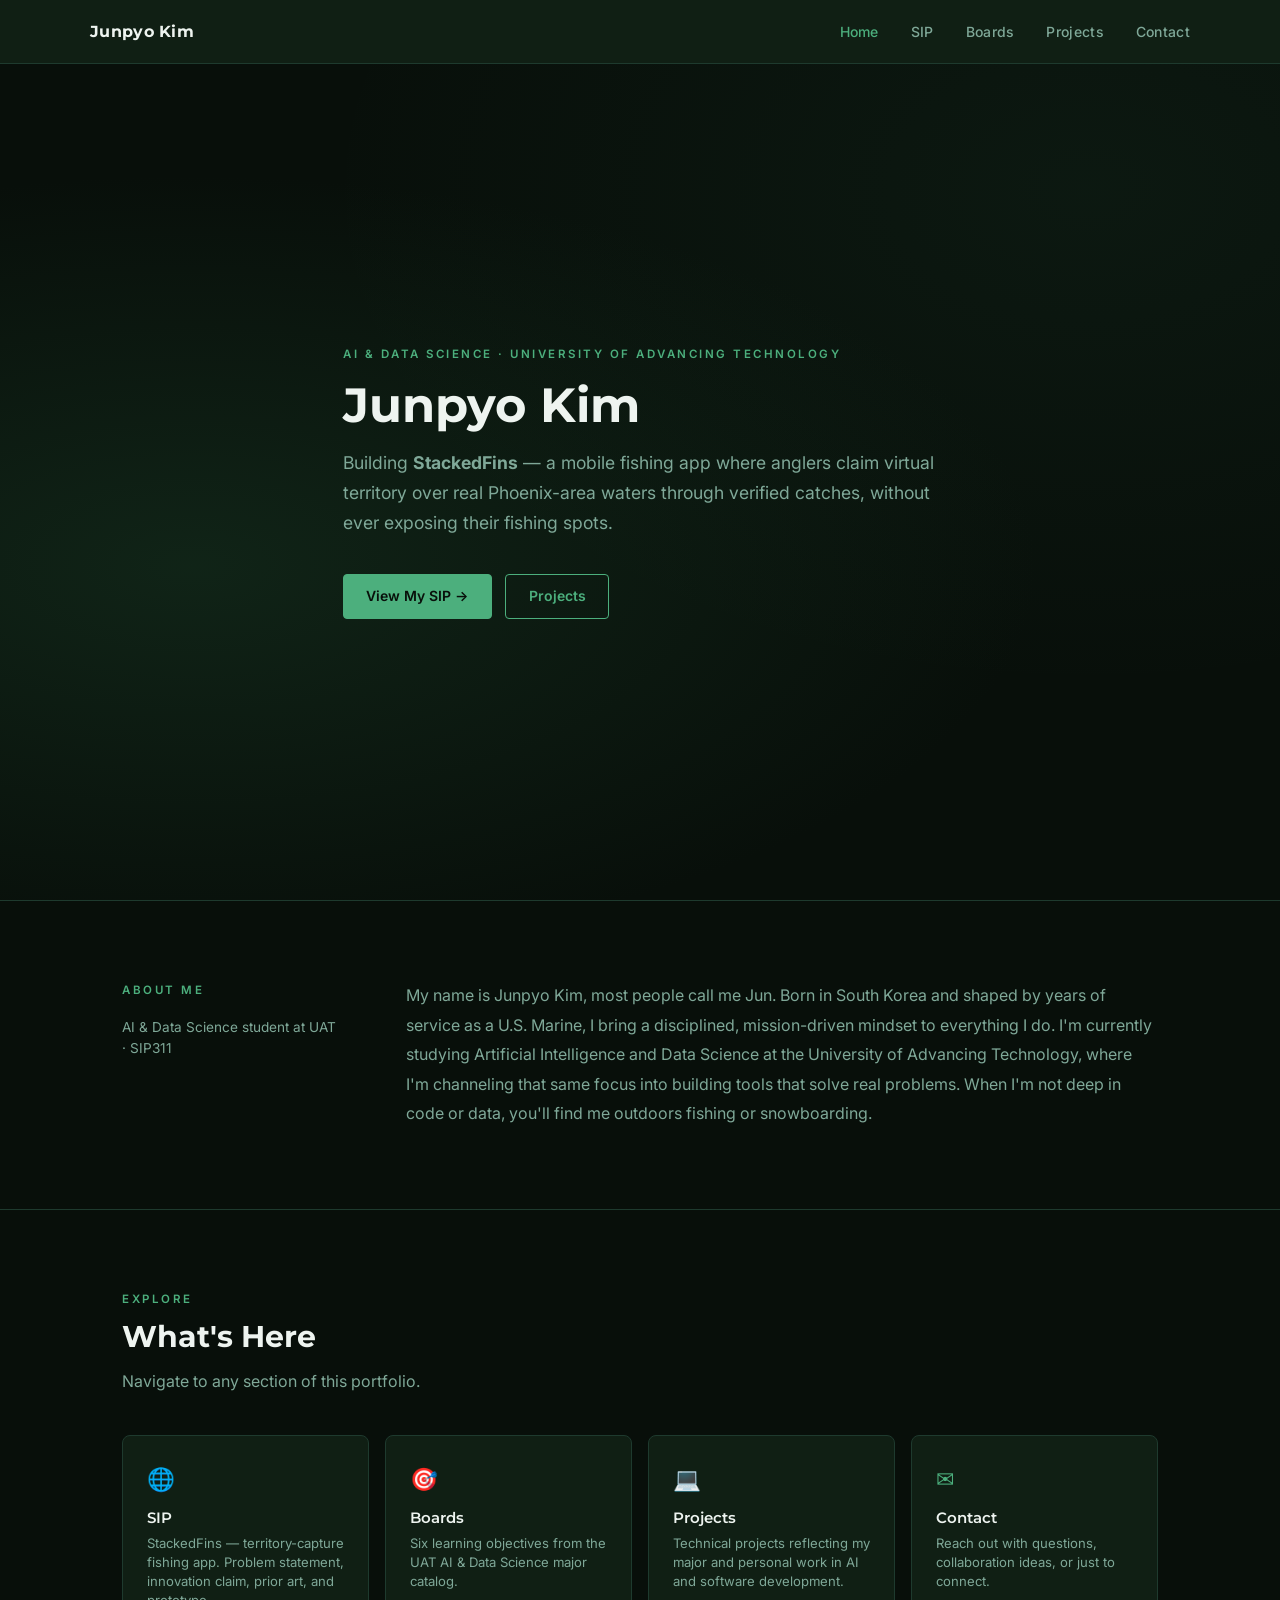
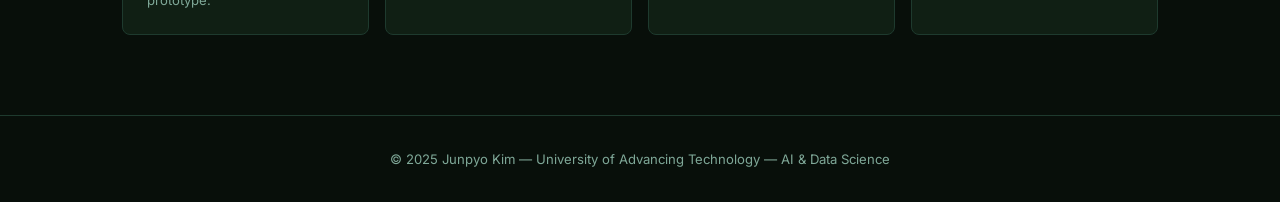
<file: index.html>
<!DOCTYPE html>
<html lang="en">
<head>
  <meta charset="UTF-8" />
  <meta name="viewport" content="width=device-width, initial-scale=1.0" />
  <title>Junpyo Kim — AI & Data Science</title>
  <link rel="preconnect" href="https://fonts.googleapis.com" />
  <link rel="preconnect" href="https://fonts.gstatic.com" crossorigin />
  <link href="https://fonts.googleapis.com/css2?family=Inter:wght@400;500;600&family=Montserrat:wght@600;700;800&display=swap" rel="stylesheet" />
  <link rel="stylesheet" href="css/style.css" />
</head>
<body>

  <!-- Navigation -->
  <nav>
    <div class="nav-inner">
      <a href="index.html" class="nav-logo">Junpyo Kim</a>
      <ul class="nav-links">
        <li><a href="index.html">Home</a></li>
        <li><a href="sip.html">SIP</a></li>
        <li><a href="boards.html">Boards</a></li>
        <li><a href="projects.html">Projects</a></li>
        <li><a href="contact.html">Contact</a></li>
      </ul>
      <button class="hamburger" aria-label="Toggle menu">
        <span></span><span></span><span></span>
      </button>
    </div>
  </nav>

  <div class="mobile-menu">
    <a href="index.html">Home</a>
    <a href="sip.html">SIP</a>
    <a href="boards.html">Boards</a>
    <a href="projects.html">Projects</a>
    <a href="contact.html">Contact</a>
  </div>

  <main>

    <!-- Hero -->
    <section class="hero">
      <div class="container">
        <p class="label hero-eyebrow">AI &amp; Data Science · University of Advancing Technology</p>
        <h1>Junpyo Kim</h1>
        <p class="hero-sub">
          Building <strong>StackedFins</strong> — a mobile fishing app where anglers claim virtual territory over real Phoenix-area waters through verified catches, without ever exposing their fishing spots.
        </p>
        <div class="btn-group">
          <a href="sip.html" class="btn btn-primary">View My SIP &rarr;</a>
          <a href="projects.html" class="btn btn-outline">Projects</a>
        </div>
      </div>
    </section>

    <!-- About Me -->
    <section id="about">
      <div class="container">
        <div class="about-layout">
          <div class="about-side">
            <span class="label">About Me</span>
            <p>AI &amp; Data Science student at UAT · SIP311</p>
          </div>
          <div class="about-body">
            <!-- Replace this placeholder with your bio -->
            <p>
              My name is Junpyo Kim, most people call me Jun. Born in South Korea and shaped by years of service as a U.S. Marine, I bring a disciplined, mission-driven mindset to everything I do. I'm currently studying Artificial Intelligence and Data Science at the University of Advancing Technology, where I'm channeling that same focus into building tools that solve real problems. When I'm not deep in code or data, you'll find me outdoors fishing or snowboarding. 
            </p>
          </div>
        </div>
      </div>
    </section>

    <!-- Quick Navigation -->
    <section>
      <div class="container">
        <span class="label">Explore</span>
        <h2>What's Here</h2>
        <p class="section-lead">Navigate to any section of this portfolio.</p>

        <div class="quick-cards">
          <a href="sip.html" class="quick-card">
            <div class="quick-card-icon">&#127760;</div>
            <h3>SIP</h3>
            <p>StackedFins — territory-capture fishing app. Problem statement, innovation claim, prior art, and prototype.</p>
          </a>
          <a href="boards.html" class="quick-card">
            <div class="quick-card-icon">&#127919;</div>
            <h3>Boards</h3>
            <p>Six learning objectives from the UAT AI &amp; Data Science major catalog.</p>
          </a>
          <a href="projects.html" class="quick-card">
            <div class="quick-card-icon">&#128187;</div>
            <h3>Projects</h3>
            <p>Technical projects reflecting my major and personal work in AI and software development.</p>
          </a>
          <a href="contact.html" class="quick-card">
            <div class="quick-card-icon">&#9993;</div>
            <h3>Contact</h3>
            <p>Reach out with questions, collaboration ideas, or just to connect.</p>
          </a>
        </div>
      </div>
    </section>

  </main>

  <footer>
    <p>&copy; 2025 Junpyo Kim &mdash; University of Advancing Technology &mdash; AI &amp; Data Science</p>
  </footer>

  <script src="js/main.js"></script>
</body>
</html>
</file>
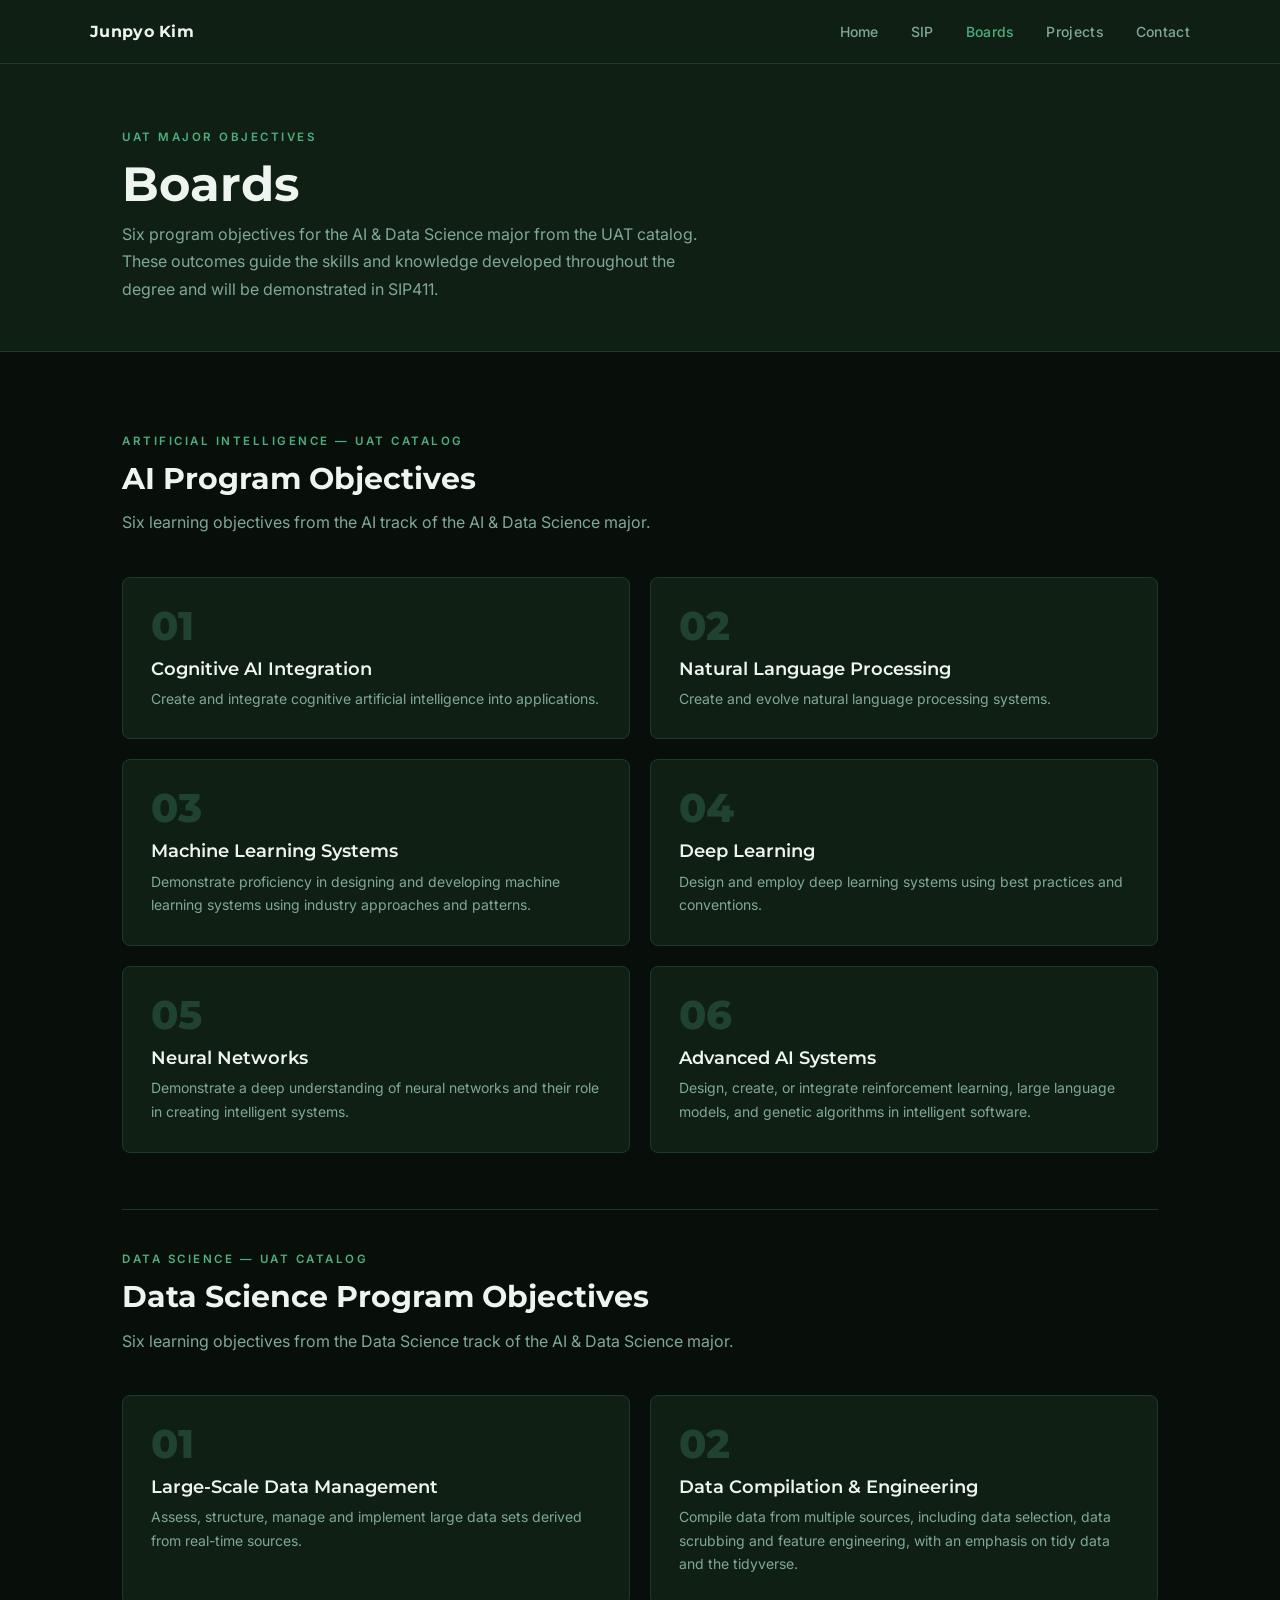
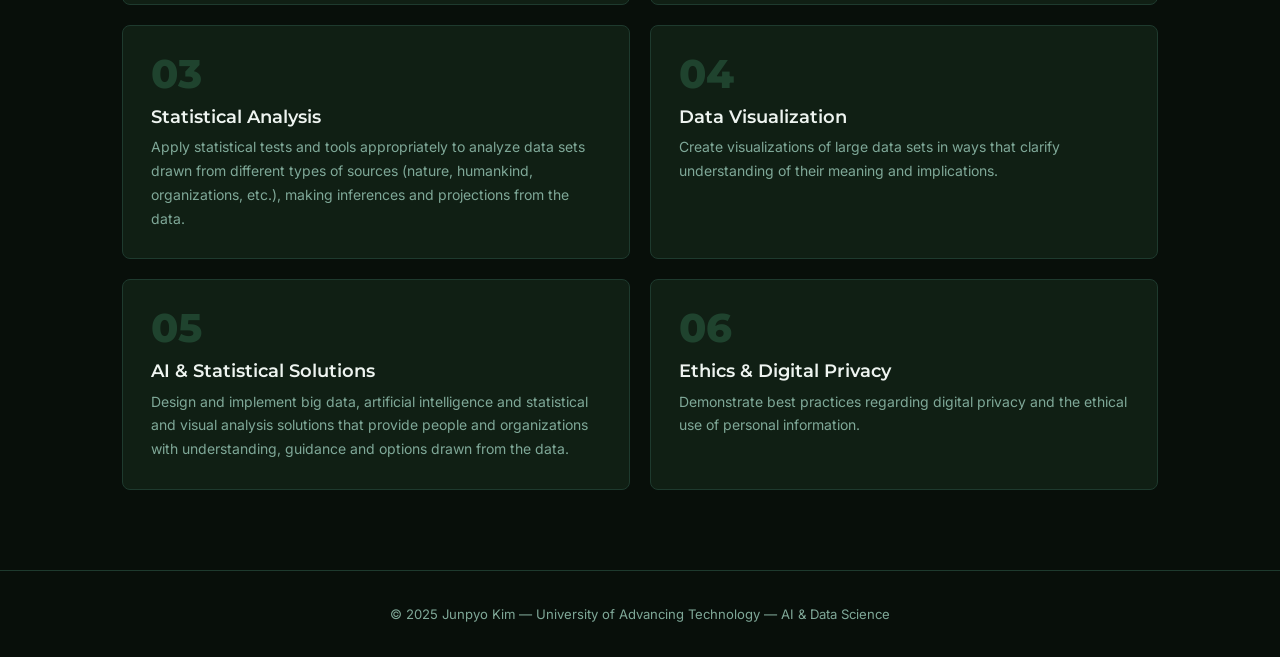
<file: boards.html>
<!DOCTYPE html>
<html lang="en">
<head>
  <meta charset="UTF-8" />
  <meta name="viewport" content="width=device-width, initial-scale=1.0" />
  <title>Boards | Junpyo Kim</title>
  <link rel="preconnect" href="https://fonts.googleapis.com" />
  <link rel="preconnect" href="https://fonts.gstatic.com" crossorigin />
  <link href="https://fonts.googleapis.com/css2?family=Inter:wght@400;500;600&family=Montserrat:wght@600;700;800&display=swap" rel="stylesheet" />
  <link rel="stylesheet" href="css/style.css" />
</head>
<body>

  <nav>
    <div class="nav-inner">
      <a href="index.html" class="nav-logo">Junpyo Kim</a>
      <ul class="nav-links">
        <li><a href="index.html">Home</a></li>
        <li><a href="sip.html">SIP</a></li>
        <li><a href="boards.html">Boards</a></li>
        <li><a href="projects.html">Projects</a></li>
        <li><a href="contact.html">Contact</a></li>
      </ul>
      <button class="hamburger" aria-label="Toggle menu">
        <span></span><span></span><span></span>
      </button>
    </div>
  </nav>

  <div class="mobile-menu">
    <a href="index.html">Home</a>
    <a href="sip.html">SIP</a>
    <a href="boards.html">Boards</a>
    <a href="projects.html">Projects</a>
    <a href="contact.html">Contact</a>
  </div>

  <main>

    <div class="page-header">
      <div class="container">
        <span class="label">UAT Major Objectives</span>
        <h1>Boards</h1>
        <p>Six program objectives for the AI &amp; Data Science major from the UAT catalog. These outcomes guide the skills and knowledge developed throughout the degree and will be demonstrated in SIP411.</p>
      </div>
    </div>

    <section>
      <div class="container">

        <!-- Artificial Intelligence Objectives -->
        <span class="label">Artificial Intelligence &mdash; UAT Catalog</span>
        <h2 style="margin-bottom: 0.5rem;">AI Program Objectives</h2>
        <p class="section-lead">Six learning objectives from the AI track of the AI &amp; Data Science major.</p>

        <div class="card-grid grid-2" style="margin-top: 0; margin-bottom: 3.5rem;">

          <div class="objective-card">
            <div class="obj-number">01</div>
            <h3>Cognitive AI Integration</h3>
            <p>Create and integrate cognitive artificial intelligence into applications.</p>
          </div>

          <div class="objective-card">
            <div class="obj-number">02</div>
            <h3>Natural Language Processing</h3>
            <p>Create and evolve natural language processing systems.</p>
          </div>

          <div class="objective-card">
            <div class="obj-number">03</div>
            <h3>Machine Learning Systems</h3>
            <p>Demonstrate proficiency in designing and developing machine learning systems using industry approaches and patterns.</p>
          </div>

          <div class="objective-card">
            <div class="obj-number">04</div>
            <h3>Deep Learning</h3>
            <p>Design and employ deep learning systems using best practices and conventions.</p>
          </div>

          <div class="objective-card">
            <div class="obj-number">05</div>
            <h3>Neural Networks</h3>
            <p>Demonstrate a deep understanding of neural networks and their role in creating intelligent systems.</p>
          </div>

          <div class="objective-card">
            <div class="obj-number">06</div>
            <h3>Advanced AI Systems</h3>
            <p>Design, create, or integrate reinforcement learning, large language models, and genetic algorithms in intelligent software.</p>
          </div>

        </div>

        <div class="divider"></div>

        <!-- Data Science Objectives -->
        <span class="label" style="margin-top: 1rem; display: block;">Data Science &mdash; UAT Catalog</span>
        <h2 style="margin-bottom: 0.5rem;">Data Science Program Objectives</h2>
        <p class="section-lead">Six learning objectives from the Data Science track of the AI &amp; Data Science major.</p>

        <div class="card-grid grid-2" style="margin-top: 0;">

          <div class="objective-card">
            <div class="obj-number">01</div>
            <h3>Large-Scale Data Management</h3>
            <p>Assess, structure, manage and implement large data sets derived from real-time sources.</p>
          </div>

          <div class="objective-card">
            <div class="obj-number">02</div>
            <h3>Data Compilation &amp; Engineering</h3>
            <p>Compile data from multiple sources, including data selection, data scrubbing and feature engineering, with an emphasis on tidy data and the tidyverse.</p>
          </div>

          <div class="objective-card">
            <div class="obj-number">03</div>
            <h3>Statistical Analysis</h3>
            <p>Apply statistical tests and tools appropriately to analyze data sets drawn from different types of sources (nature, humankind, organizations, etc.), making inferences and projections from the data.</p>
          </div>

          <div class="objective-card">
            <div class="obj-number">04</div>
            <h3>Data Visualization</h3>
            <p>Create visualizations of large data sets in ways that clarify understanding of their meaning and implications.</p>
          </div>

          <div class="objective-card">
            <div class="obj-number">05</div>
            <h3>AI &amp; Statistical Solutions</h3>
            <p>Design and implement big data, artificial intelligence and statistical and visual analysis solutions that provide people and organizations with understanding, guidance and options drawn from the data.</p>
          </div>

          <div class="objective-card">
            <div class="obj-number">06</div>
            <h3>Ethics &amp; Digital Privacy</h3>
            <p>Demonstrate best practices regarding digital privacy and the ethical use of personal information.</p>
          </div>

        </div>

      </div>
    </section>

  </main>

  <footer>
    <p>&copy; 2025 Junpyo Kim &mdash; University of Advancing Technology &mdash; AI &amp; Data Science</p>
  </footer>

  <script src="js/main.js"></script>
</body>
</html>
</file>
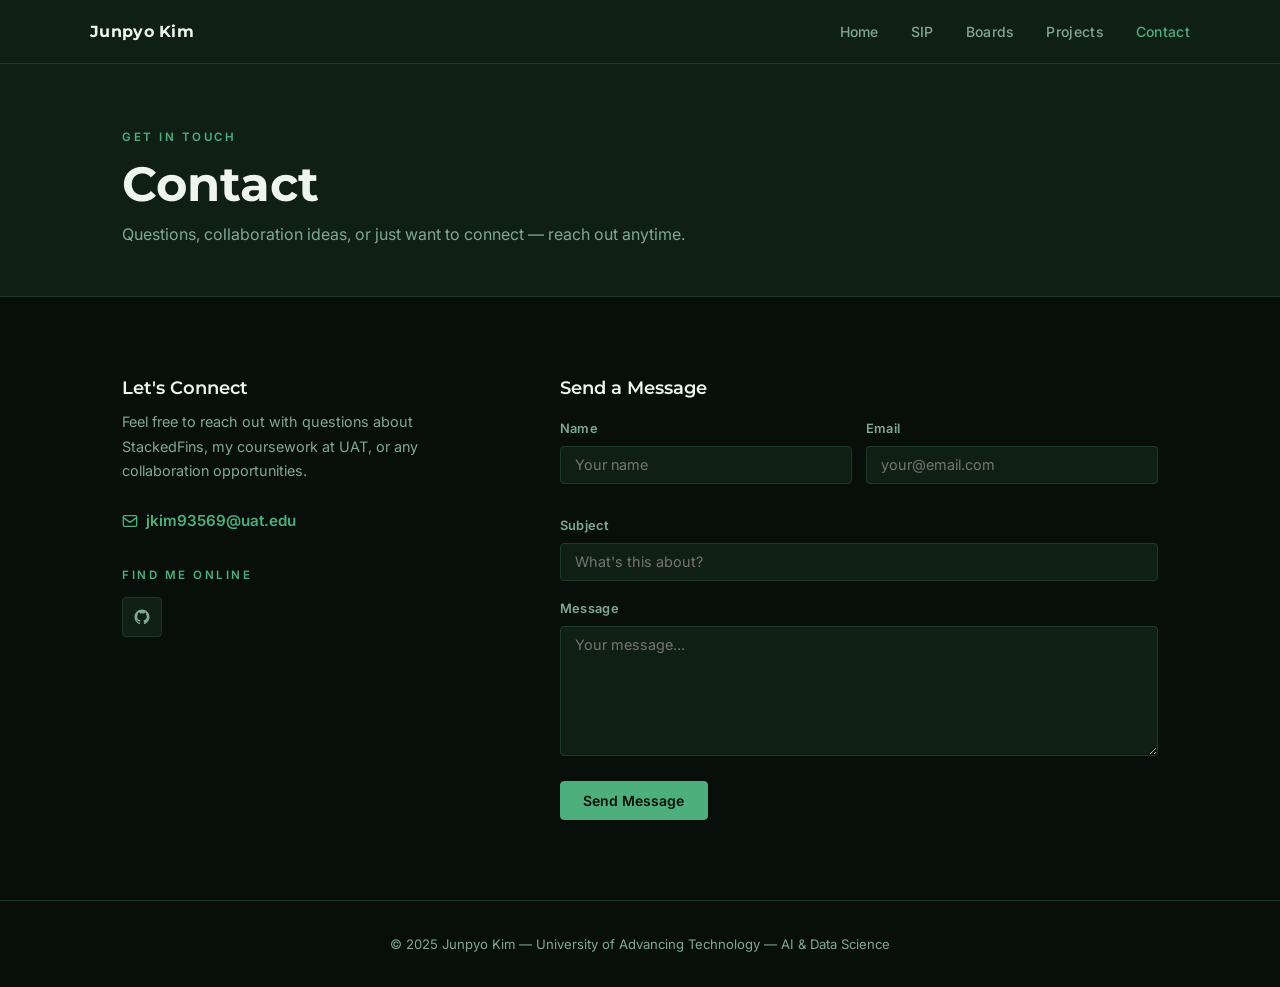
<file: contact.html>
<!DOCTYPE html>
<html lang="en">
<head>
  <meta charset="UTF-8" />
  <meta name="viewport" content="width=device-width, initial-scale=1.0" />
  <title>Contact | Junpyo Kim</title>
  <link rel="preconnect" href="https://fonts.googleapis.com" />
  <link rel="preconnect" href="https://fonts.gstatic.com" crossorigin />
  <link href="https://fonts.googleapis.com/css2?family=Inter:wght@400;500;600&family=Montserrat:wght@600;700;800&display=swap" rel="stylesheet" />
  <link rel="stylesheet" href="css/style.css" />
</head>
<body>

  <nav>
    <div class="nav-inner">
      <a href="index.html" class="nav-logo">Junpyo Kim</a>
      <ul class="nav-links">
        <li><a href="index.html">Home</a></li>
        <li><a href="sip.html">SIP</a></li>
        <li><a href="boards.html">Boards</a></li>
        <li><a href="projects.html">Projects</a></li>
        <li><a href="contact.html">Contact</a></li>
      </ul>
      <button class="hamburger" aria-label="Toggle menu">
        <span></span><span></span><span></span>
      </button>
    </div>
  </nav>

  <div class="mobile-menu">
    <a href="index.html">Home</a>
    <a href="sip.html">SIP</a>
    <a href="boards.html">Boards</a>
    <a href="projects.html">Projects</a>
    <a href="contact.html">Contact</a>
  </div>

  <main>

    <div class="page-header">
      <div class="container">
        <span class="label">Get in Touch</span>
        <h1>Contact</h1>
        <p>Questions, collaboration ideas, or just want to connect — reach out anytime.</p>
      </div>
    </div>

    <section>
      <div class="container">
        <div class="contact-layout">

          <!-- Left: Info + Social -->
          <div class="contact-info-block">
            <h3>Let's Connect</h3>
            <p>Feel free to reach out with questions about StackedFins, my coursework at UAT, or any collaboration opportunities.</p>

            <!-- Replace with your real email -->
            <a href="mailto:jkim93569@uat.edu" class="contact-email">
              <svg width="16" height="16" viewBox="0 0 24 24" fill="none" stroke="currentColor" stroke-width="2" stroke-linecap="round" stroke-linejoin="round">
                <rect x="2" y="4" width="20" height="16" rx="2"/>
                <path d="M2 7l10 7 10-7"/>
              </svg>
              jkim93569@uat.edu
            </a>

            <div>
              <span class="label" style="margin-bottom: 0.75rem;">Find Me Online</span>
              <div class="social-row">

                <!-- GitHub — replace href with your GitHub profile URL -->
                <a href="https://github.com/junk-1" class="social-btn" aria-label="GitHub" title="GitHub">
                  <svg width="18" height="18" viewBox="0 0 24 24" fill="currentColor">
                    <path d="M12 2C6.477 2 2 6.477 2 12c0 4.418 2.865 8.166 6.839 9.489.5.092.682-.217.682-.482 0-.237-.009-.868-.013-1.703-2.782.604-3.369-1.342-3.369-1.342-.454-1.155-1.11-1.462-1.11-1.462-.908-.62.069-.608.069-.608 1.003.07 1.531 1.03 1.531 1.03.892 1.529 2.341 1.087 2.91.832.092-.647.35-1.088.636-1.338-2.22-.253-4.555-1.11-4.555-4.943 0-1.091.39-1.984 1.029-2.683-.103-.253-.446-1.27.098-2.647 0 0 .84-.269 2.75 1.025A9.578 9.578 0 0 1 12 6.836a9.59 9.59 0 0 1 2.504.337c1.909-1.294 2.747-1.025 2.747-1.025.546 1.377.202 2.394.1 2.647.64.699 1.028 1.592 1.028 2.683 0 3.842-2.339 4.687-4.566 4.935.359.309.678.919.678 1.852 0 1.336-.012 2.415-.012 2.743 0 .267.18.578.688.48C19.138 20.163 22 16.418 22 12c0-5.523-4.477-10-10-10z"/>
                  </svg>
                </a>

                <!-- Add more social icons here as needed -->
                <!-- Instagram example:
                <a href="#" class="social-btn" aria-label="Instagram" title="Instagram">
                  <svg width="18" height="18" viewBox="0 0 24 24" fill="none" stroke="currentColor" stroke-width="2" stroke-linecap="round" stroke-linejoin="round">
                    <rect x="2" y="2" width="20" height="20" rx="5" ry="5"/>
                    <circle cx="12" cy="12" r="4"/>
                    <circle cx="17.5" cy="6.5" r="1" fill="currentColor" stroke="none"/>
                  </svg>
                </a>
                -->

              </div>
            </div>
          </div>

          <!-- Right: Inquiry Form -->
          <div>
            <h3 style="margin-bottom: 1.25rem;">Send a Message</h3>
            <form id="contact-form" novalidate>
              <div class="card-grid grid-2" style="gap: 0.85rem; margin-bottom: 0;">
                <div class="form-group">
                  <label for="name">Name</label>
                  <input type="text" id="name" name="name" placeholder="Your name" required />
                </div>
                <div class="form-group">
                  <label for="email">Email</label>
                  <input type="email" id="email" name="email" placeholder="your@email.com" required />
                </div>
              </div>
              <div class="form-group" style="margin-top: 0.85rem;">
                <label for="subject">Subject</label>
                <input type="text" id="subject" name="subject" placeholder="What's this about?" />
              </div>
              <div class="form-group">
                <label for="message">Message</label>
                <textarea id="message" name="message" placeholder="Your message..." required></textarea>
              </div>
              <button type="submit" class="btn btn-primary">Send Message</button>
              <div id="form-success">&#10003; Message received — I'll get back to you soon!</div>
            </form>
          </div>

        </div>
      </div>
    </section>

  </main>

  <footer>
    <p>&copy; 2025 Junpyo Kim &mdash; University of Advancing Technology &mdash; AI &amp; Data Science</p>
  </footer>

  <script src="js/main.js"></script>
</body>
</html>
</file>
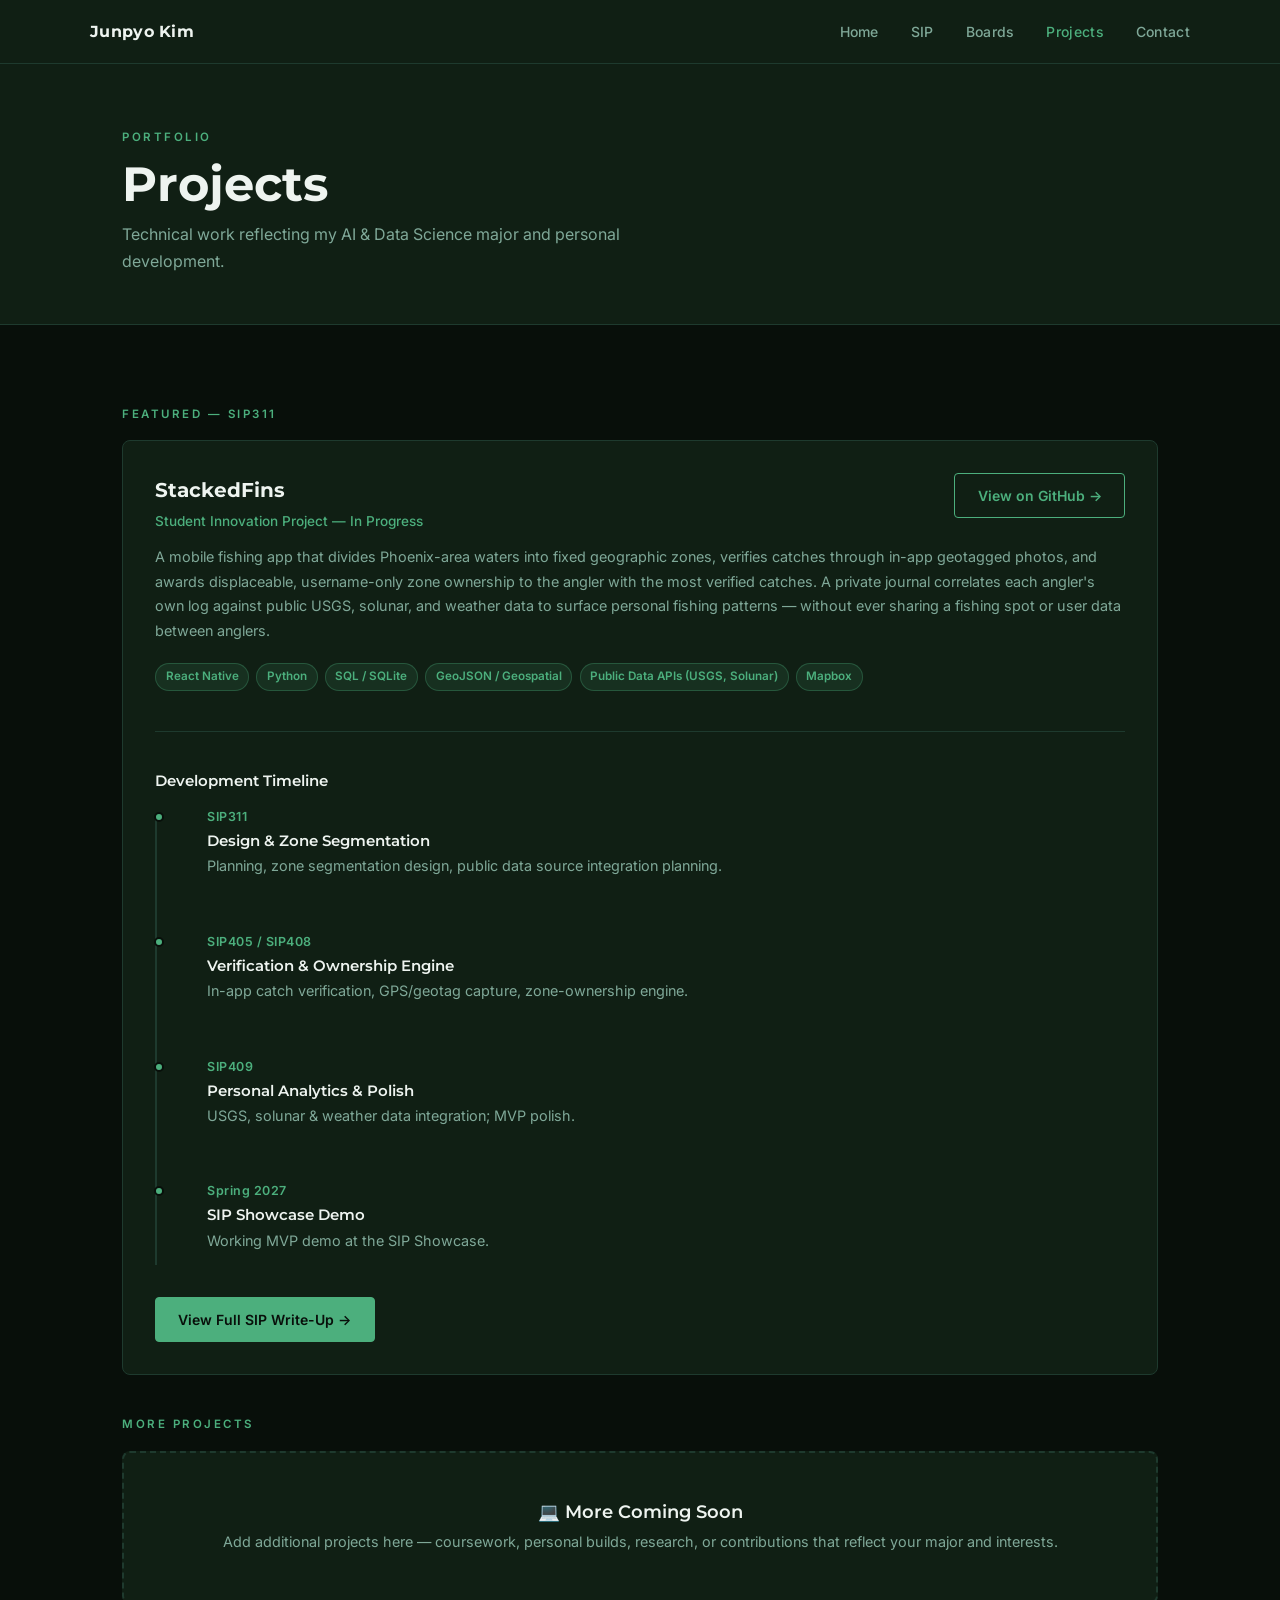
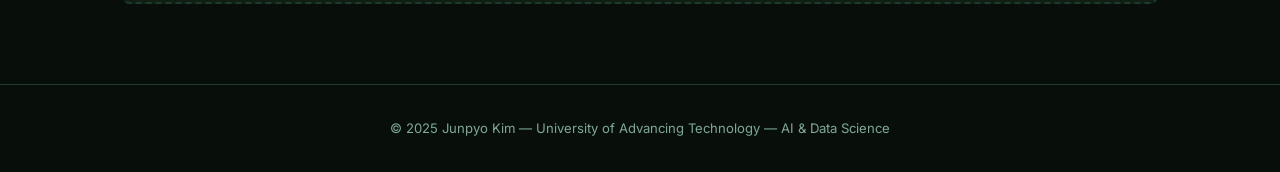
<file: projects.html>
<!DOCTYPE html>
<html lang="en">
<head>
  <meta charset="UTF-8" />
  <meta name="viewport" content="width=device-width, initial-scale=1.0" />
  <title>Projects | Junpyo Kim</title>
  <link rel="preconnect" href="https://fonts.googleapis.com" />
  <link rel="preconnect" href="https://fonts.gstatic.com" crossorigin />
  <link href="https://fonts.googleapis.com/css2?family=Inter:wght@400;500;600&family=Montserrat:wght@600;700;800&display=swap" rel="stylesheet" />
  <link rel="stylesheet" href="css/style.css" />
</head>
<body>

  <nav>
    <div class="nav-inner">
      <a href="index.html" class="nav-logo">Junpyo Kim</a>
      <ul class="nav-links">
        <li><a href="index.html">Home</a></li>
        <li><a href="sip.html">SIP</a></li>
        <li><a href="boards.html">Boards</a></li>
        <li><a href="projects.html">Projects</a></li>
        <li><a href="contact.html">Contact</a></li>
      </ul>
      <button class="hamburger" aria-label="Toggle menu">
        <span></span><span></span><span></span>
      </button>
    </div>
  </nav>

  <div class="mobile-menu">
    <a href="index.html">Home</a>
    <a href="sip.html">SIP</a>
    <a href="boards.html">Boards</a>
    <a href="projects.html">Projects</a>
    <a href="contact.html">Contact</a>
  </div>

  <main>

    <div class="page-header">
      <div class="container">
        <span class="label">Portfolio</span>
        <h1>Projects</h1>
        <p>Technical work reflecting my AI &amp; Data Science major and personal development.</p>
      </div>
    </div>

    <section>
      <div class="container">

        <!-- StackedFins — Featured Project -->
        <span class="label">Featured &mdash; SIP311</span>
        <div class="project-card" style="margin-top: 1rem; margin-bottom: 2.5rem;">
          <div class="project-card-header">
            <div>
              <div class="project-title">StackedFins</div>
              <p style="color: var(--accent); font-size: 0.85rem; margin: 0.2rem 0 0; font-weight: 500;">Student Innovation Project &mdash; In Progress</p>
            </div>
            <a href="https://github.com/junk-1/StackedFins" class="btn btn-outline" target="_blank" rel="noopener noreferrer" style="white-space: nowrap;">
              View on GitHub &rarr;
            </a>
          </div>

          <p>
            A mobile fishing app that divides Phoenix-area waters into fixed geographic zones, verifies catches through in-app geotagged photos, and awards displaceable, username-only zone ownership to the angler with the most verified catches. A private journal correlates each angler's own log against public USGS, solunar, and weather data to surface personal fishing patterns &mdash; without ever sharing a fishing spot or user data between anglers.
          </p>

          <div class="tags">
            <span class="tag">React Native</span>
            <span class="tag">Python</span>
            <span class="tag">SQL / SQLite</span>
            <span class="tag">GeoJSON / Geospatial</span>
            <span class="tag">Public Data APIs (USGS, Solunar)</span>
            <span class="tag">Mapbox</span>
          </div>

          <div class="divider"></div>

          <h3 style="margin-bottom: 1rem; font-size: 0.95rem;">Development Timeline</h3>
          <div class="timeline">
            <div class="timeline-item">
              <div class="timeline-date">SIP311</div>
              <h4>Design &amp; Zone Segmentation</h4>
              <p>Planning, zone segmentation design, public data source integration planning.</p>
            </div>
            <div class="timeline-item">
              <div class="timeline-date">SIP405 / SIP408</div>
              <h4>Verification &amp; Ownership Engine</h4>
              <p>In-app catch verification, GPS/geotag capture, zone-ownership engine.</p>
            </div>
            <div class="timeline-item">
              <div class="timeline-date">SIP409</div>
              <h4>Personal Analytics &amp; Polish</h4>
              <p>USGS, solunar &amp; weather data integration; MVP polish.</p>
            </div>
            <div class="timeline-item">
              <div class="timeline-date">Spring 2027</div>
              <h4>SIP Showcase Demo</h4>
              <p>Working MVP demo at the SIP Showcase.</p>
            </div>
          </div>

          <div style="margin-top: 1.5rem;">
            <a href="sip.html" class="btn btn-primary">View Full SIP Write-Up &rarr;</a>
          </div>
        </div>

        <!-- Placeholder for additional projects -->
        <span class="label">More Projects</span>
        <div class="placeholder-box" style="margin-top: 1rem;">
          <h3>&#128187; More Coming Soon</h3>
          <p>Add additional projects here — coursework, personal builds, research, or contributions that reflect your major and interests.</p>
        </div>

      </div>
    </section>

  </main>

  <footer>
    <p>&copy; 2025 Junpyo Kim &mdash; University of Advancing Technology &mdash; AI &amp; Data Science</p>
  </footer>

  <script src="js/main.js"></script>
</body>
</html>
</file>
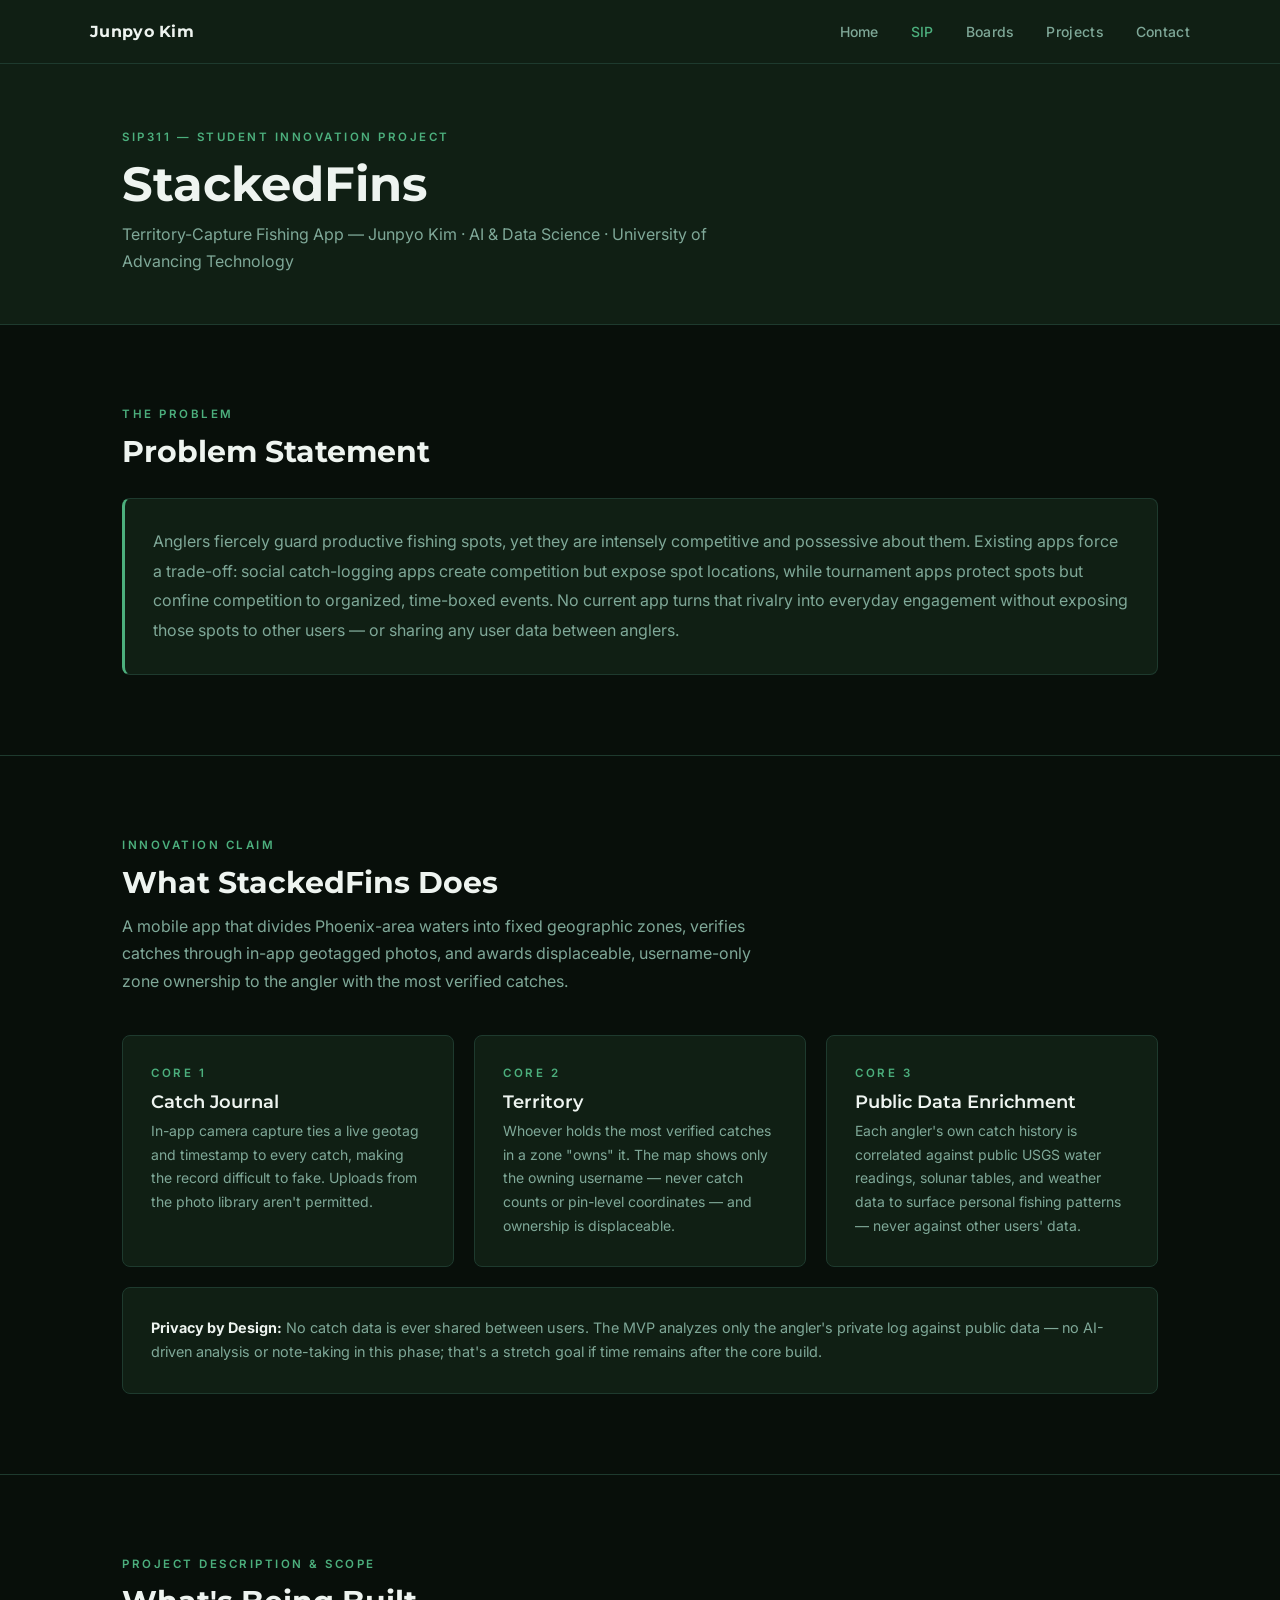
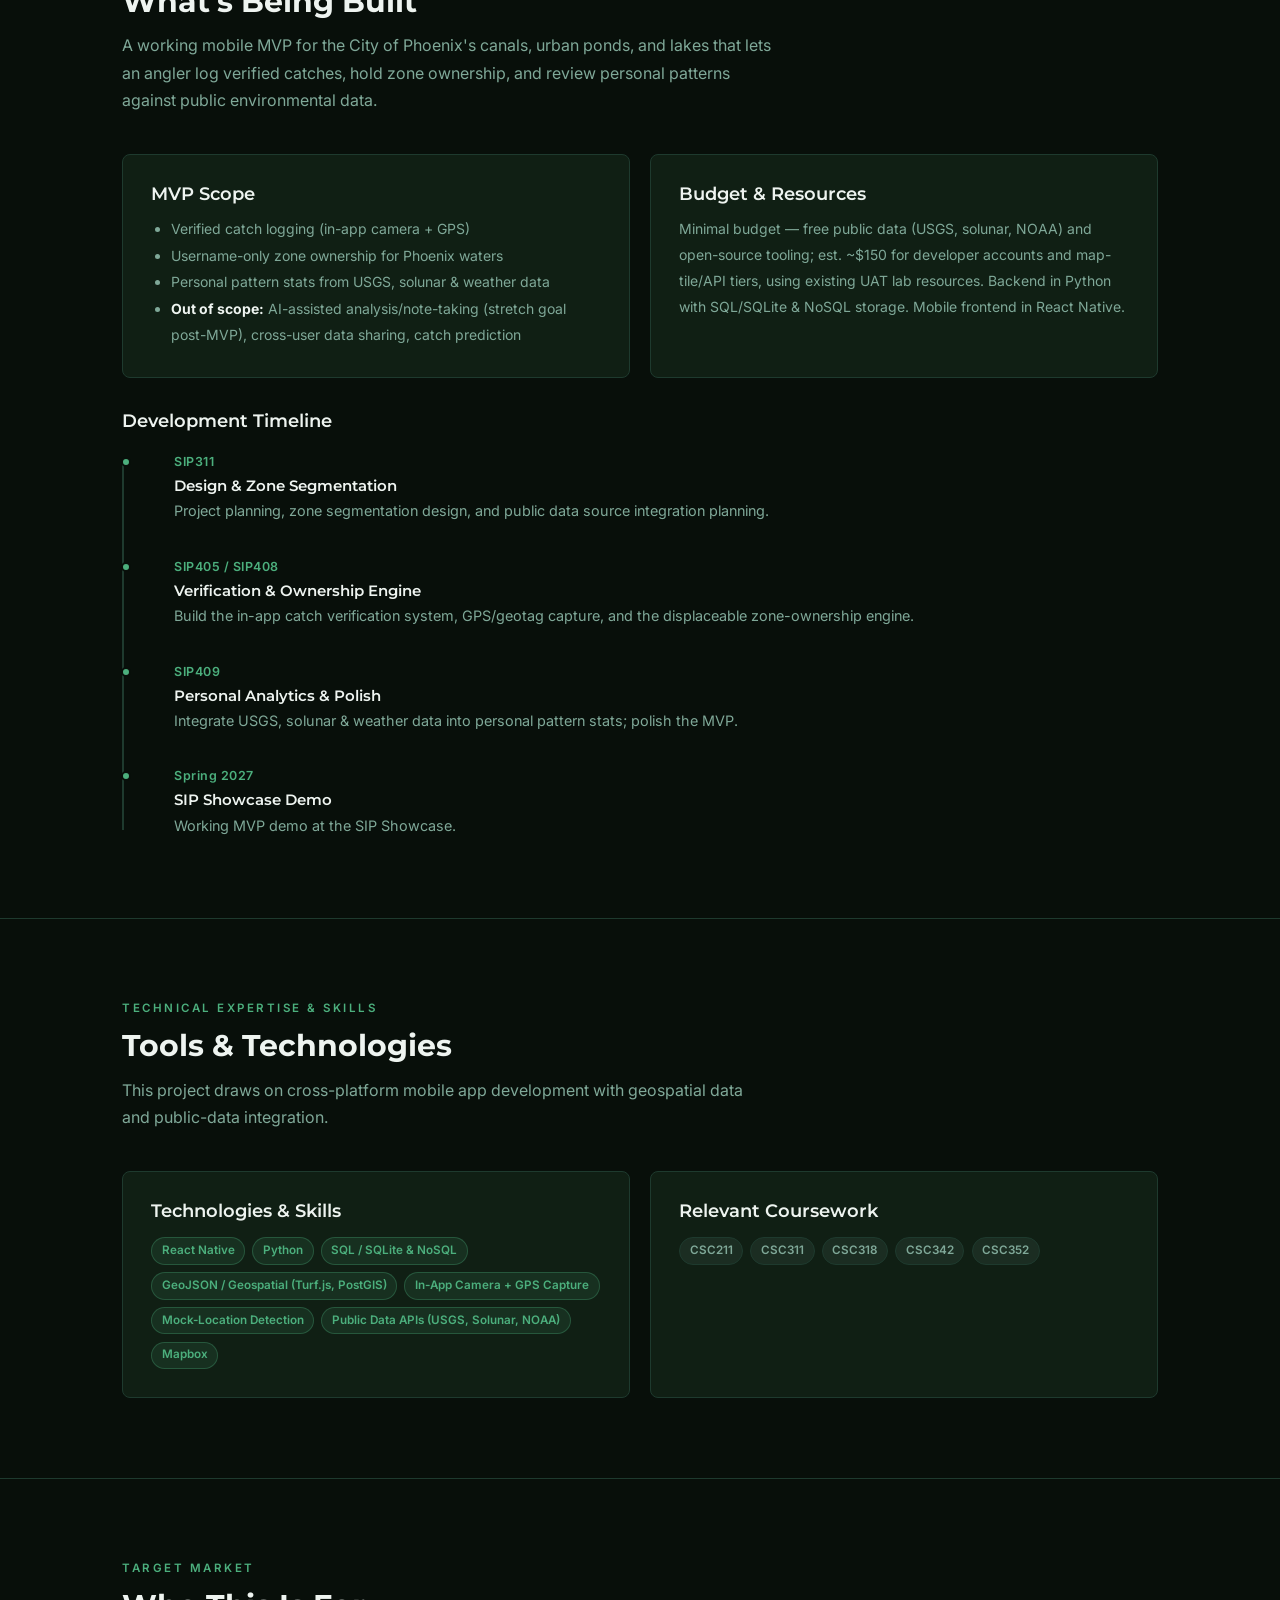
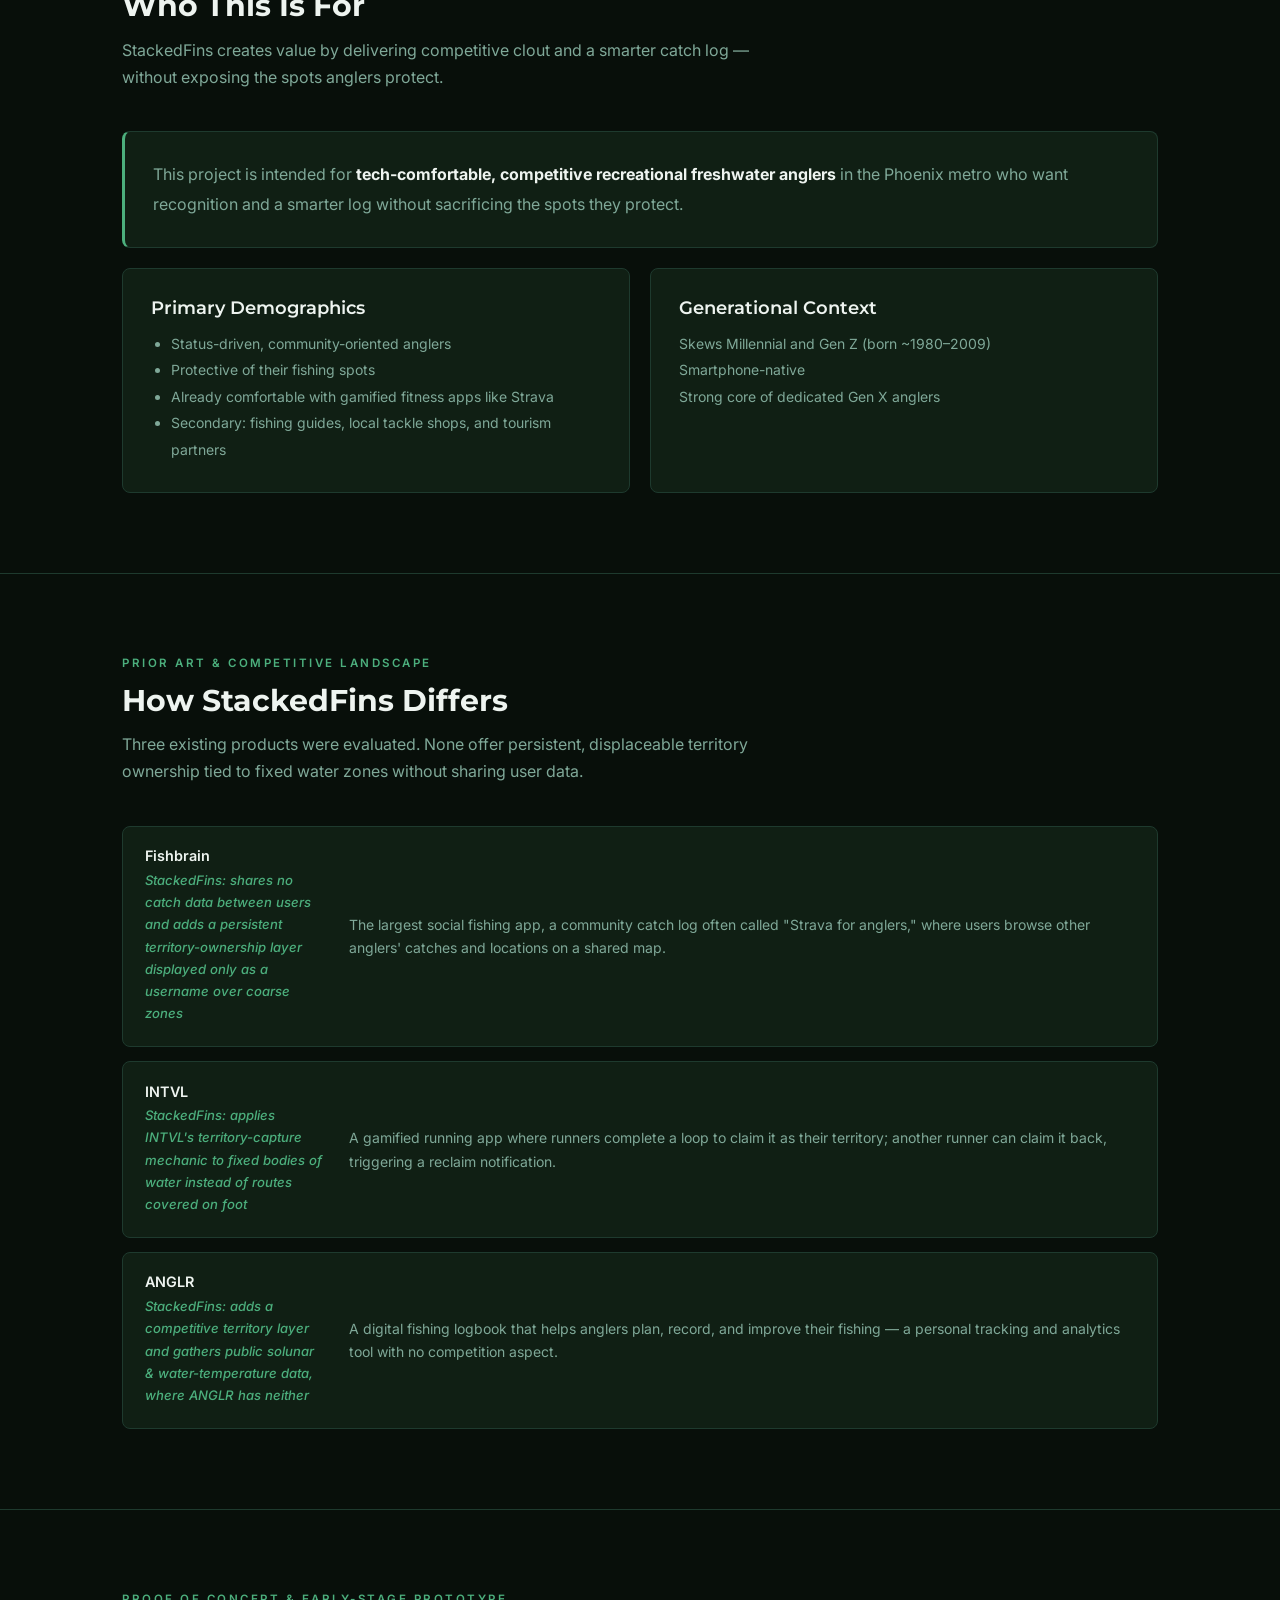
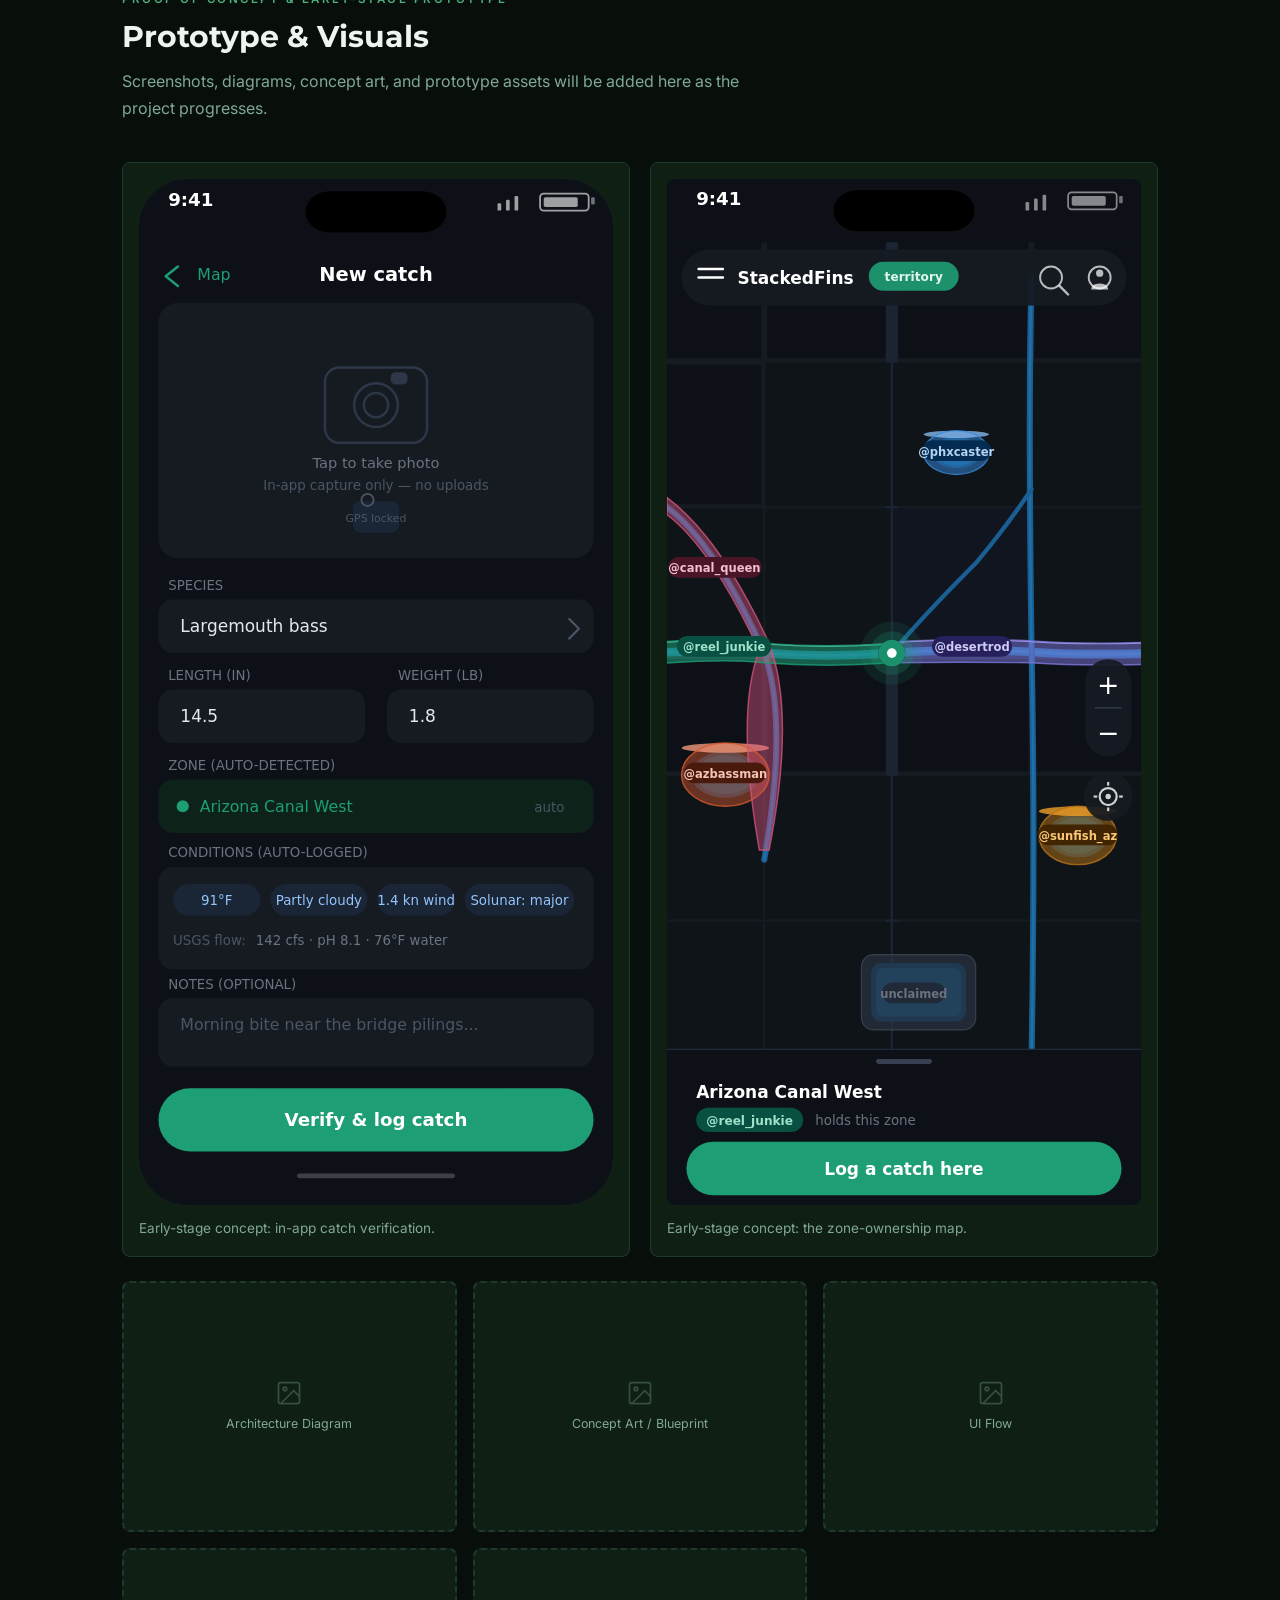
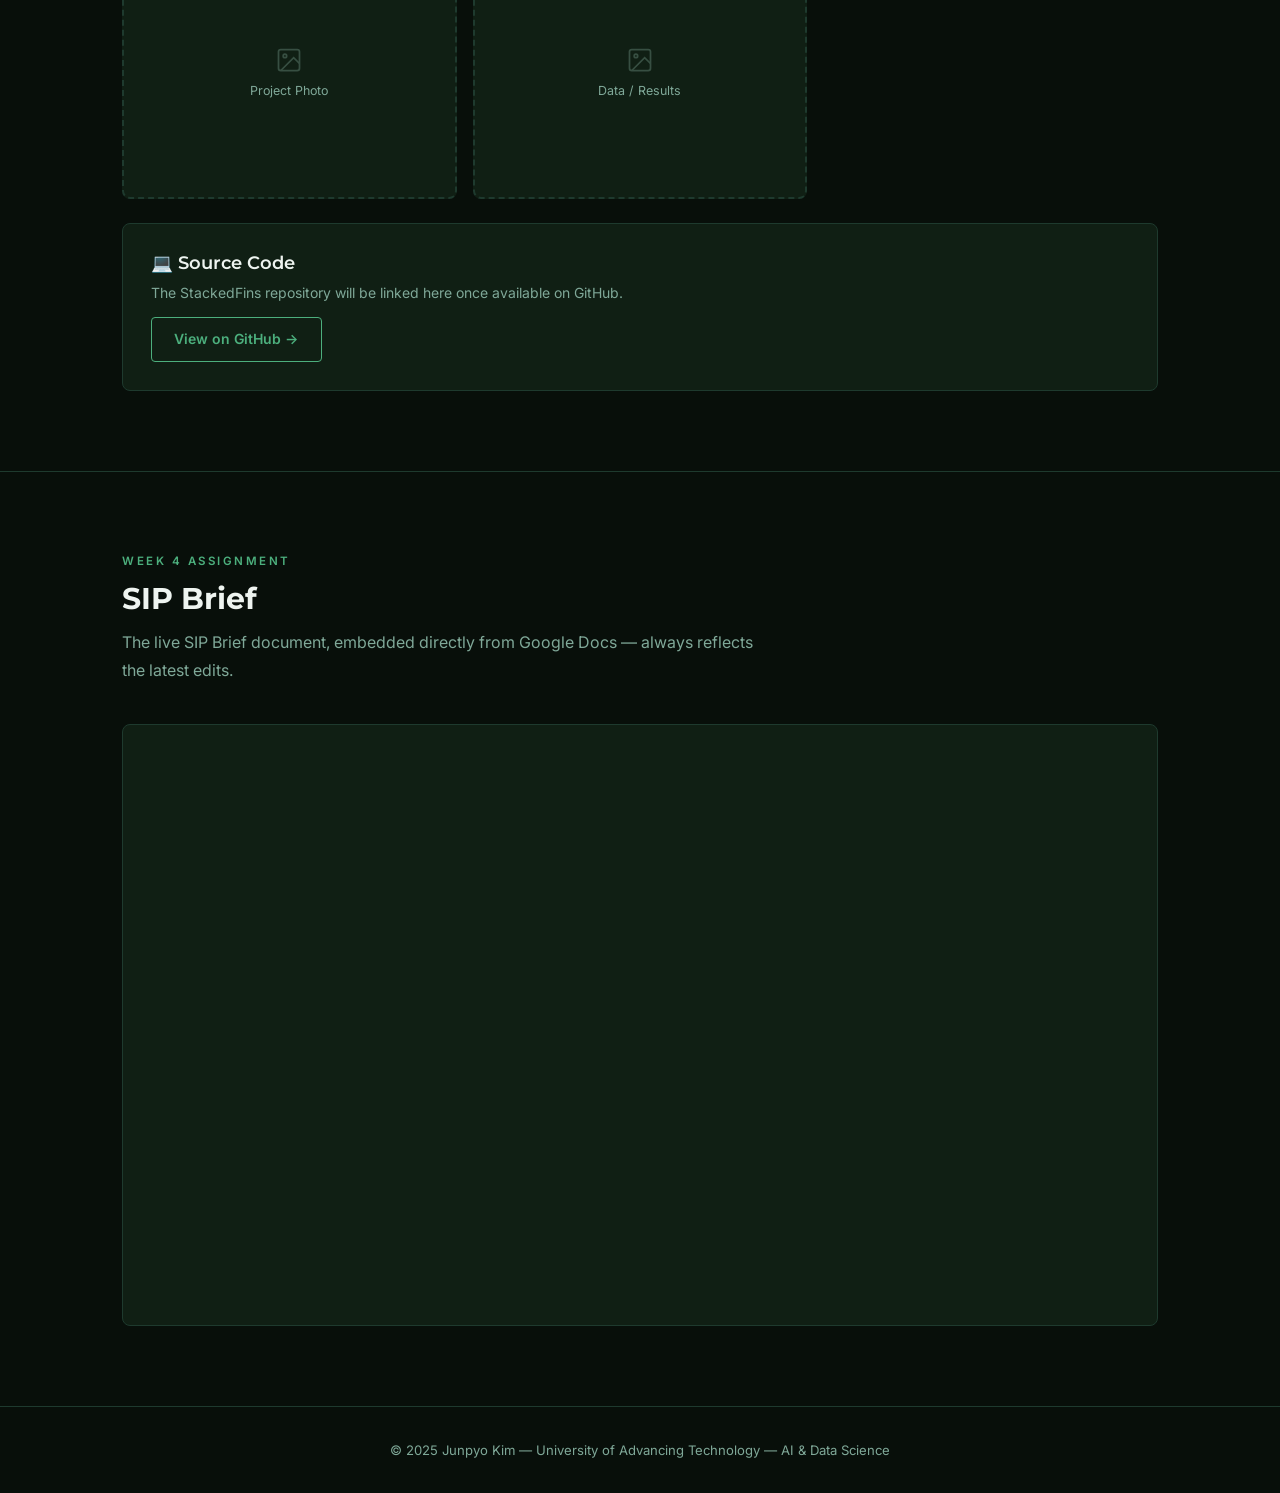
<file: sip.html>
<!DOCTYPE html>
<html lang="en">
<head>
  <meta charset="UTF-8" />
  <meta name="viewport" content="width=device-width, initial-scale=1.0" />
  <title>SIP — StackedFins | Junpyo Kim</title>
  <link rel="preconnect" href="https://fonts.googleapis.com" />
  <link rel="preconnect" href="https://fonts.gstatic.com" crossorigin />
  <link href="https://fonts.googleapis.com/css2?family=Inter:wght@400;500;600&family=Montserrat:wght@600;700;800&display=swap" rel="stylesheet" />
  <link rel="stylesheet" href="css/style.css" />
</head>
<body>

  <nav>
    <div class="nav-inner">
      <a href="index.html" class="nav-logo">Junpyo Kim</a>
      <ul class="nav-links">
        <li><a href="index.html">Home</a></li>
        <li><a href="sip.html">SIP</a></li>
        <li><a href="boards.html">Boards</a></li>
        <li><a href="projects.html">Projects</a></li>
        <li><a href="contact.html">Contact</a></li>
      </ul>
      <button class="hamburger" aria-label="Toggle menu">
        <span></span><span></span><span></span>
      </button>
    </div>
  </nav>

  <div class="mobile-menu">
    <a href="index.html">Home</a>
    <a href="sip.html">SIP</a>
    <a href="boards.html">Boards</a>
    <a href="projects.html">Projects</a>
    <a href="contact.html">Contact</a>
  </div>

  <main>

    <!-- Page Header -->
    <div class="page-header">
      <div class="container">
        <span class="label">SIP311 &mdash; Student Innovation Project</span>
        <h1>StackedFins</h1>
        <p>Territory-Capture Fishing App &mdash; Junpyo Kim &middot; AI &amp; Data Science &middot; University of Advancing Technology</p>
      </div>
    </div>

    <!-- Problem Statement -->
    <section id="problem">
      <div class="container">
        <span class="label">The Problem</span>
        <h2>Problem Statement</h2>
        <div class="card" style="margin-top: 1.75rem; border-left: 3px solid var(--accent);">
          <p style="color: var(--text-muted); font-size: 1rem; line-height: 1.85;">
            Anglers fiercely guard productive fishing spots, yet they are intensely competitive and possessive about them. Existing apps force a trade-off: social catch-logging apps create competition but expose spot locations, while tournament apps protect spots but confine competition to organized, time-boxed events. No current app turns that rivalry into everyday engagement without exposing those spots to other users &mdash; or sharing any user data between anglers.
          </p>
        </div>
      </div>
    </section>

    <!-- Innovation Claim -->
    <section id="innovation">
      <div class="container">
        <span class="label">Innovation Claim</span>
        <h2>What StackedFins Does</h2>
        <p class="section-lead">
          A mobile app that divides Phoenix-area waters into fixed geographic zones, verifies catches through in-app geotagged photos, and awards displaceable, username-only zone ownership to the angler with the most verified catches.
        </p>
        <div class="card-grid grid-3">
          <div class="card">
            <div class="label" style="margin-bottom: 0.5rem;">Core 1</div>
            <h3>Catch Journal</h3>
            <p style="color: var(--text-muted); font-size: 0.875rem; margin-top: 0.4rem;">In-app camera capture ties a live geotag and timestamp to every catch, making the record difficult to fake. Uploads from the photo library aren't permitted.</p>
          </div>
          <div class="card">
            <div class="label" style="margin-bottom: 0.5rem;">Core 2</div>
            <h3>Territory</h3>
            <p style="color: var(--text-muted); font-size: 0.875rem; margin-top: 0.4rem;">Whoever holds the most verified catches in a zone "owns" it. The map shows only the owning username &mdash; never catch counts or pin-level coordinates &mdash; and ownership is displaceable.</p>
          </div>
          <div class="card">
            <div class="label" style="margin-bottom: 0.5rem;">Core 3</div>
            <h3>Public Data Enrichment</h3>
            <p style="color: var(--text-muted); font-size: 0.875rem; margin-top: 0.4rem;">Each angler's own catch history is correlated against public USGS water readings, solunar tables, and weather data to surface personal fishing patterns &mdash; never against other users' data.</p>
          </div>
        </div>
        <div class="card" style="margin-top: 1.25rem;">
          <p style="color: var(--text-muted); font-size: 0.9rem;">
            <strong style="color: var(--text);">Privacy by Design:</strong> No catch data is ever shared between users. The MVP analyzes only the angler's private log against public data &mdash; no AI-driven analysis or note-taking in this phase; that's a stretch goal if time remains after the core build.
          </p>
        </div>
      </div>
    </section>

    <!-- Project Description & Scope -->
    <section id="description">
      <div class="container">
        <span class="label">Project Description &amp; Scope</span>
        <h2>What's Being Built</h2>
        <p class="section-lead">
          A working mobile MVP for the City of Phoenix's canals, urban ponds, and lakes that lets an angler log verified catches, hold zone ownership, and review personal patterns against public environmental data.
        </p>

        <div class="card-grid grid-2" style="margin-bottom: 2rem;">
          <div class="card">
            <h3 style="margin-bottom: 0.75rem;">MVP Scope</h3>
            <ul style="color: var(--text-muted); font-size: 0.875rem; line-height: 1.9; list-style: disc; padding-left: 1.25rem;">
              <li>Verified catch logging (in-app camera + GPS)</li>
              <li>Username-only zone ownership for Phoenix waters</li>
              <li>Personal pattern stats from USGS, solunar &amp; weather data</li>
              <li><strong style="color: var(--text);">Out of scope:</strong> AI-assisted analysis/note-taking (stretch goal post-MVP), cross-user data sharing, catch prediction</li>
            </ul>
          </div>
          <div class="card">
            <h3 style="margin-bottom: 0.75rem;">Budget &amp; Resources</h3>
            <p style="color: var(--text-muted); font-size: 0.875rem; line-height: 1.85;">
              Minimal budget &mdash; free public data (USGS, solunar, NOAA) and open-source tooling; est. ~$150 for developer accounts and map-tile/API tiers, using existing UAT lab resources. Backend in Python with SQL/SQLite &amp; NoSQL storage. Mobile frontend in React Native.
            </p>
          </div>
        </div>

        <h3 style="margin-bottom: 1.25rem;">Development Timeline</h3>
        <div class="timeline">
          <div class="timeline-item">
            <div class="timeline-date">SIP311</div>
            <h4>Design &amp; Zone Segmentation</h4>
            <p>Project planning, zone segmentation design, and public data source integration planning.</p>
          </div>
          <div class="timeline-item">
            <div class="timeline-date">SIP405 / SIP408</div>
            <h4>Verification &amp; Ownership Engine</h4>
            <p>Build the in-app catch verification system, GPS/geotag capture, and the displaceable zone-ownership engine.</p>
          </div>
          <div class="timeline-item">
            <div class="timeline-date">SIP409</div>
            <h4>Personal Analytics &amp; Polish</h4>
            <p>Integrate USGS, solunar &amp; weather data into personal pattern stats; polish the MVP.</p>
          </div>
          <div class="timeline-item">
            <div class="timeline-date">Spring 2027</div>
            <h4>SIP Showcase Demo</h4>
            <p>Working MVP demo at the SIP Showcase.</p>
          </div>
        </div>
      </div>
    </section>

    <!-- Technical Skills -->
    <section id="skills">
      <div class="container">
        <span class="label">Technical Expertise &amp; Skills</span>
        <h2>Tools &amp; Technologies</h2>
        <p class="section-lead">
          This project draws on cross-platform mobile app development with geospatial data and public-data integration.
        </p>

        <div class="card-grid grid-2">
          <div class="card">
            <h3 style="margin-bottom: 0.85rem;">Technologies &amp; Skills</h3>
            <div class="tags">
              <span class="tag">React Native</span>
              <span class="tag">Python</span>
              <span class="tag">SQL / SQLite &amp; NoSQL</span>
              <span class="tag">GeoJSON / Geospatial (Turf.js, PostGIS)</span>
              <span class="tag">In-App Camera + GPS Capture</span>
              <span class="tag">Mock-Location Detection</span>
              <span class="tag">Public Data APIs (USGS, Solunar, NOAA)</span>
              <span class="tag">Mapbox</span>
            </div>
          </div>
          <div class="card">
            <h3 style="margin-bottom: 0.85rem;">Relevant Coursework</h3>
            <div class="tags">
              <span class="tag tag-course">CSC211</span>
              <span class="tag tag-course">CSC311</span>
              <span class="tag tag-course">CSC318</span>
              <span class="tag tag-course">CSC342</span>
              <span class="tag tag-course">CSC352</span>
            </div>
          </div>
        </div>
      </div>
    </section>

    <!-- Target Market -->
    <section id="market">
      <div class="container">
        <span class="label">Target Market</span>
        <h2>Who This Is For</h2>
        <p class="section-lead">
          StackedFins creates value by delivering competitive clout and a smarter catch log &mdash; without exposing the spots anglers protect.
        </p>

        <div class="card" style="margin-bottom: 1.25rem; border-left: 3px solid var(--accent);">
          <p style="color: var(--text-muted); line-height: 1.85;">
            This project is intended for <strong style="color: var(--text);">tech-comfortable, competitive recreational freshwater anglers</strong> in the Phoenix metro who want recognition and a smarter log without sacrificing the spots they protect.
          </p>
        </div>

        <div class="card-grid grid-2">
          <div class="card">
            <h3 style="margin-bottom: 0.75rem;">Primary Demographics</h3>
            <ul style="color: var(--text-muted); font-size: 0.875rem; line-height: 1.9; list-style: disc; padding-left: 1.25rem;">
              <li>Status-driven, community-oriented anglers</li>
              <li>Protective of their fishing spots</li>
              <li>Already comfortable with gamified fitness apps like Strava</li>
              <li>Secondary: fishing guides, local tackle shops, and tourism partners</li>
            </ul>
          </div>
          <div class="card">
            <h3 style="margin-bottom: 0.75rem;">Generational Context</h3>
            <ul style="color: var(--text-muted); font-size: 0.875rem; line-height: 1.9; list-style: none;">
              <li>Skews Millennial and Gen Z (born ~1980&ndash;2009)</li>
              <li>Smartphone-native</li>
              <li>Strong core of dedicated Gen X anglers</li>
            </ul>
          </div>
        </div>
      </div>
    </section>

    <!-- Prior Art -->
    <section id="prior-art">
      <div class="container">
        <span class="label">Prior Art &amp; Competitive Landscape</span>
        <h2>How StackedFins Differs</h2>
        <p class="section-lead">
          Three existing products were evaluated. None offer persistent, displaceable territory ownership tied to fixed water zones without sharing user data.
        </p>

        <div class="prior-art-list">

          <div class="prior-art-item">
            <div>
              <div class="prior-art-name">Fishbrain</div>
              <div class="prior-art-diff">StackedFins: shares no catch data between users and adds a persistent territory-ownership layer displayed only as a username over coarse zones</div>
            </div>
            <div class="prior-art-desc">The largest social fishing app, a community catch log often called "Strava for anglers," where users browse other anglers' catches and locations on a shared map.</div>
          </div>

          <div class="prior-art-item">
            <div>
              <div class="prior-art-name">INTVL</div>
              <div class="prior-art-diff">StackedFins: applies INTVL's territory-capture mechanic to fixed bodies of water instead of routes covered on foot</div>
            </div>
            <div class="prior-art-desc">A gamified running app where runners complete a loop to claim it as their territory; another runner can claim it back, triggering a reclaim notification.</div>
          </div>

          <div class="prior-art-item">
            <div>
              <div class="prior-art-name">ANGLR</div>
              <div class="prior-art-diff">StackedFins: adds a competitive territory layer and gathers public solunar &amp; water-temperature data, where ANGLR has neither</div>
            </div>
            <div class="prior-art-desc">A digital fishing logbook that helps anglers plan, record, and improve their fishing &mdash; a personal tracking and analytics tool with no competition aspect.</div>
          </div>

        </div>
      </div>
    </section>

    <!-- Proof of Concept / Prototype -->
    <section id="prototype">
      <div class="container">
        <span class="label">Proof of Concept &amp; Early-Stage Prototype</span>
        <h2>Prototype &amp; Visuals</h2>
        <p class="section-lead">
          Screenshots, diagrams, concept art, and prototype assets will be added here as the project progresses.
        </p>

        <div class="card-grid grid-2" style="margin-bottom: 1.25rem;">
          <div class="card" style="padding: 1rem;">
            <img src="assets/images/stackedfins_log_catch.svg" alt="StackedFins concept: logging a verified catch" style="width: 100%; border-radius: var(--r); display: block;" />
            <p style="color: var(--text-muted); font-size: 0.85rem; margin-top: 0.75rem;">Early-stage concept: in-app catch verification.</p>
          </div>
          <div class="card" style="padding: 1rem;">
            <img src="assets/images/stackedfins_home_map.svg" alt="StackedFins concept: zone-ownership map" style="width: 100%; border-radius: var(--r); display: block;" />
            <p style="color: var(--text-muted); font-size: 0.85rem; margin-top: 0.75rem;">Early-stage concept: the zone-ownership map.</p>
          </div>
        </div>

        <div class="image-grid">
          <div class="image-slot">
            <svg width="28" height="28" viewBox="0 0 24 24" fill="none" stroke="currentColor" stroke-width="1.5"><rect x="3" y="3" width="18" height="18" rx="2"/><circle cx="8.5" cy="8.5" r="1.5"/><path d="M21 15l-5-5L5 21"/></svg>
            <span>Architecture Diagram</span>
          </div>
          <div class="image-slot">
            <svg width="28" height="28" viewBox="0 0 24 24" fill="none" stroke="currentColor" stroke-width="1.5"><rect x="3" y="3" width="18" height="18" rx="2"/><circle cx="8.5" cy="8.5" r="1.5"/><path d="M21 15l-5-5L5 21"/></svg>
            <span>Concept Art / Blueprint</span>
          </div>
          <div class="image-slot">
            <svg width="28" height="28" viewBox="0 0 24 24" fill="none" stroke="currentColor" stroke-width="1.5"><rect x="3" y="3" width="18" height="18" rx="2"/><circle cx="8.5" cy="8.5" r="1.5"/><path d="M21 15l-5-5L5 21"/></svg>
            <span>UI Flow</span>
          </div>
          <div class="image-slot">
            <svg width="28" height="28" viewBox="0 0 24 24" fill="none" stroke="currentColor" stroke-width="1.5"><rect x="3" y="3" width="18" height="18" rx="2"/><circle cx="8.5" cy="8.5" r="1.5"/><path d="M21 15l-5-5L5 21"/></svg>
            <span>Project Photo</span>
          </div>
          <div class="image-slot">
            <svg width="28" height="28" viewBox="0 0 24 24" fill="none" stroke="currentColor" stroke-width="1.5"><rect x="3" y="3" width="18" height="18" rx="2"/><circle cx="8.5" cy="8.5" r="1.5"/><path d="M21 15l-5-5L5 21"/></svg>
            <span>Data / Results</span>
          </div>
        </div>

        <!-- GitHub Code Link -->
        <div class="card" style="margin-top: 1.5rem;">
          <h3 style="margin-bottom: 0.5rem;">&#128187; Source Code</h3>
          <p style="color: var(--text-muted); font-size: 0.875rem; margin-bottom: 0.75rem;">The StackedFins repository will be linked here once available on GitHub.</p>
          <a href="https://github.com/junk-1/StackedFins" class="btn btn-outline" target="_blank" rel="noopener noreferrer">View on GitHub &rarr;</a>
        </div>
      </div>
    </section>

    <!-- SIP Brief -->
    <section id="brief">
      <div class="container">
        <span class="label">Week 4 Assignment</span>
        <h2>SIP Brief</h2>
        <p class="section-lead">
          The live SIP Brief document, embedded directly from Google Docs &mdash; always reflects the latest edits.
        </p>

        <div class="brief-slot" style="margin-top: 1.5rem;">
          <iframe src="https://docs.google.com/document/d/1CEJ04081Q1uKKmUJZPmsLbWhL6V3dIg9/preview" title="SIP Brief"></iframe>
        </div>
      </div>
    </section>

  </main>

  <footer>
    <p>&copy; 2025 Junpyo Kim &mdash; University of Advancing Technology &mdash; AI &amp; Data Science</p>
  </footer>

  <script src="js/main.js"></script>
</body>
</html>
</file>
<file: css/style.css>
/* === Variables & Reset === */
*, *::before, *::after { box-sizing: border-box; margin: 0; padding: 0; }

:root {
  --bg:         #080f0a;
  --surface:    #101f14;
  --surface-2:  #172a1c;
  --green-dark: #1a3d27;
  --accent:     #4caf7d;
  --accent-dim: rgba(76, 175, 125, 0.12);
  --accent-border: rgba(76, 175, 125, 0.3);
  --text:       #eef4f0;
  --text-muted: #7fa898;
  --border:     #1e3a2e;
  --nav-h:      64px;
  --max-w:      1100px;
  --r:          8px;
  --r-sm:       4px;
  --font-head:  'Montserrat', sans-serif;
  --font-body:  'Inter', sans-serif;
}

html { scroll-behavior: smooth; }

body {
  background: var(--bg);
  color: var(--text);
  font-family: var(--font-body);
  font-size: 16px;
  line-height: 1.7;
  min-height: 100vh;
}

a { color: var(--accent); text-decoration: none; }
a:hover { text-decoration: underline; }
img { max-width: 100%; display: block; }
ul { list-style: none; }

/* === Navigation === */
nav {
  position: fixed;
  top: 0; left: 0; right: 0;
  height: var(--nav-h);
  background: var(--surface);
  border-bottom: 1px solid var(--border);
  z-index: 100;
  display: flex;
  align-items: center;
  padding: 0 2rem;
}

.nav-inner {
  display: flex;
  align-items: center;
  justify-content: space-between;
  width: 100%;
  max-width: var(--max-w);
  margin: 0 auto;
}

.nav-logo {
  font-family: var(--font-head);
  font-size: 1rem;
  font-weight: 700;
  color: var(--text);
  letter-spacing: 0.3px;
}
.nav-logo:hover { color: var(--accent); text-decoration: none; }

.nav-links {
  display: flex;
  gap: 2rem;
}
.nav-links a {
  color: var(--text-muted);
  font-size: 0.875rem;
  font-weight: 500;
  letter-spacing: 0.3px;
  transition: color 0.2s;
}
.nav-links a:hover,
.nav-links a.active { color: var(--accent); text-decoration: none; }

.hamburger {
  display: none;
  flex-direction: column;
  gap: 5px;
  cursor: pointer;
  background: none;
  border: none;
  padding: 4px;
}
.hamburger span {
  display: block;
  width: 22px;
  height: 2px;
  background: var(--text-muted);
  border-radius: 2px;
  transition: all 0.25s;
}

.mobile-menu {
  display: none;
  position: fixed;
  top: var(--nav-h);
  left: 0; right: 0;
  background: var(--surface);
  border-bottom: 1px solid var(--border);
  padding: 0.5rem 2rem 1rem;
  z-index: 99;
}
.mobile-menu.open { display: block; }
.mobile-menu a {
  display: block;
  padding: 0.65rem 0;
  color: var(--text-muted);
  font-size: 0.95rem;
  border-bottom: 1px solid var(--border);
}
.mobile-menu a:last-child { border-bottom: none; }
.mobile-menu a.active,
.mobile-menu a:hover { color: var(--accent); text-decoration: none; }

/* === Layout === */
main { padding-top: var(--nav-h); }

.container {
  max-width: var(--max-w);
  margin: 0 auto;
  padding: 0 2rem;
}

section { padding: 5rem 0; }
section + section { border-top: 1px solid var(--border); }

/* === Typography === */
h1, h2, h3, h4 {
  font-family: var(--font-head);
  line-height: 1.2;
  color: var(--text);
}
h1 { font-size: clamp(2rem, 5vw, 3rem); font-weight: 700; }
h2 { font-size: clamp(1.4rem, 3vw, 1.9rem); font-weight: 700; }
h3 { font-size: 1.1rem; font-weight: 600; }
h4 { font-size: 0.95rem; font-weight: 600; }

.label {
  display: block;
  font-size: 0.72rem;
  font-weight: 600;
  letter-spacing: 2.5px;
  text-transform: uppercase;
  color: var(--accent);
  margin-bottom: 0.6rem;
}

.section-lead {
  color: var(--text-muted);
  max-width: 65ch;
  margin-top: 0.75rem;
  margin-bottom: 2.5rem;
}

/* === Page Header === */
.page-header {
  background: var(--surface);
  border-bottom: 1px solid var(--border);
  padding: 4rem 0 3rem;
}
.page-header .label { margin-bottom: 0.5rem; }
.page-header h1 { margin-bottom: 0.5rem; }
.page-header p { color: var(--text-muted); max-width: 60ch; }

/* === Hero === */
.hero {
  min-height: calc(100vh - var(--nav-h));
  display: flex;
  align-items: center;
  background:
    radial-gradient(ellipse at 15% 60%, rgba(26,61,39,.45) 0%, transparent 55%),
    radial-gradient(ellipse at 85% 15%, rgba(76,175,125,.06) 0%, transparent 50%),
    var(--bg);
  padding: 5rem 0;
}
.hero-eyebrow { margin-bottom: 0.75rem; }
.hero h1 { margin-bottom: 0.85rem; }
.hero-sub {
  font-size: 1.1rem;
  color: var(--text-muted);
  max-width: 54ch;
  margin-bottom: 2.25rem;
}

/* === Buttons === */
.btn-group { display: flex; gap: 0.85rem; flex-wrap: wrap; }

.btn {
  display: inline-flex;
  align-items: center;
  gap: 0.4rem;
  padding: 0.6rem 1.4rem;
  border-radius: var(--r-sm);
  font-size: 0.875rem;
  font-weight: 600;
  font-family: var(--font-body);
  cursor: pointer;
  transition: all 0.2s;
  border: 1px solid transparent;
  text-decoration: none;
}
.btn:hover { text-decoration: none; }

.btn-primary {
  background: var(--accent);
  color: #080f0a;
  border-color: var(--accent);
}
.btn-primary:hover { background: #5dc98e; color: #080f0a; }

.btn-outline {
  background: transparent;
  color: var(--accent);
  border-color: var(--accent);
}
.btn-outline:hover { background: var(--accent-dim); color: var(--accent); }

/* === Cards === */
.card {
  background: var(--surface);
  border: 1px solid var(--border);
  border-radius: var(--r);
  padding: 1.75rem;
  transition: border-color 0.2s, background 0.2s;
}
.card:hover { border-color: var(--accent); background: var(--surface-2); }

.card-grid   { display: grid; gap: 1.25rem; }
.grid-2      { grid-template-columns: repeat(2, 1fr); }
.grid-3      { grid-template-columns: repeat(3, 1fr); }

/* === Quick-nav cards (homepage) === */
.quick-cards { display: grid; grid-template-columns: repeat(4, 1fr); gap: 1rem; }

.quick-card {
  background: var(--surface);
  border: 1px solid var(--border);
  border-radius: var(--r);
  padding: 1.5rem;
  display: flex;
  flex-direction: column;
  gap: 0.4rem;
  transition: all 0.2s;
}
.quick-card:hover {
  border-color: var(--accent);
  background: var(--surface-2);
  text-decoration: none;
  transform: translateY(-2px);
}
.quick-card-icon { font-size: 1.4rem; margin-bottom: 0.3rem; }
.quick-card h3 { color: var(--text); font-size: 0.95rem; }
.quick-card p  { color: var(--text-muted); font-size: 0.82rem; line-height: 1.45; }

/* === Tags / Badges === */
.tag {
  display: inline-block;
  padding: 0.18rem 0.6rem;
  background: var(--accent-dim);
  color: var(--accent);
  border: 1px solid var(--accent-border);
  border-radius: 100px;
  font-size: 0.73rem;
  font-weight: 600;
}
.tag-course {
  background: rgba(127, 168, 152, 0.1);
  color: var(--text-muted);
  border-color: var(--border);
}
.tags { display: flex; flex-wrap: wrap; gap: 0.45rem; margin-top: 1rem; }

/* === Timeline === */
.timeline {
  position: relative;
  padding-left: 1.75rem;
  display: flex;
  flex-direction: column;
  gap: 0;
}
.timeline::before {
  content: '';
  position: absolute;
  left: 0;
  top: 8px; bottom: 8px;
  width: 2px;
  background: var(--border);
}
.timeline-item {
  position: relative;
  padding: 0 0 2rem 1.5rem;
}
.timeline-item:last-child { padding-bottom: 0; }
.timeline-item::before {
  content: '';
  position: absolute;
  left: calc(-1.75rem + -1px);
  top: 6px;
  width: 10px; height: 10px;
  background: var(--accent);
  border-radius: 50%;
  border: 2px solid var(--bg);
}
.timeline-date {
  font-size: 0.78rem;
  font-weight: 600;
  color: var(--accent);
  margin-bottom: 0.3rem;
  letter-spacing: 0.5px;
}
.timeline-item h4 { margin-bottom: 0.25rem; }
.timeline-item p { color: var(--text-muted); font-size: 0.9rem; }

/* === Prior Art === */
.prior-art-list { display: flex; flex-direction: column; gap: 0.85rem; }

.prior-art-item {
  background: var(--surface);
  border: 1px solid var(--border);
  border-radius: var(--r);
  padding: 1.1rem 1.4rem;
  display: grid;
  grid-template-columns: 180px 1fr;
  gap: 0.25rem 1.5rem;
  align-items: start;
  transition: border-color 0.2s;
}
.prior-art-item:hover { border-color: var(--border); }

.prior-art-name {
  font-weight: 600;
  font-size: 0.9rem;
  color: var(--text);
  grid-row: 1;
}
.prior-art-diff {
  font-size: 0.82rem;
  color: var(--accent);
  font-weight: 500;
  font-style: italic;
  grid-row: 2;
}
.prior-art-desc {
  color: var(--text-muted);
  font-size: 0.875rem;
  grid-column: 2;
  grid-row: 1 / span 2;
  align-self: center;
}

/* === Placeholders === */
.placeholder-box {
  background: var(--surface);
  border: 2px dashed var(--border);
  border-radius: var(--r);
  padding: 3rem 2rem;
  text-align: center;
  color: var(--text-muted);
}
.placeholder-box h3 { color: var(--text); margin-bottom: 0.5rem; }
.placeholder-box p { font-size: 0.9rem; }

.image-grid {
  display: grid;
  grid-template-columns: repeat(3, 1fr);
  gap: 1rem;
  margin-top: 1.5rem;
}
.image-slot {
  aspect-ratio: 4/3;
  background: var(--surface);
  border: 2px dashed var(--border);
  border-radius: var(--r);
  display: flex;
  align-items: center;
  justify-content: center;
  flex-direction: column;
  gap: 0.4rem;
  color: var(--text-muted);
  font-size: 0.78rem;
  text-align: center;
}
.image-slot svg { opacity: 0.35; }

/* === SIP Brief slot === */
.brief-slot {
  background: var(--surface);
  border: 1px solid var(--border);
  border-radius: var(--r);
  overflow: hidden;
}
.brief-slot iframe {
  width: 100%;
  height: 600px;
  border: none;
  display: block;
}

/* === Boards === */
.objective-card {
  background: var(--surface);
  border: 1px solid var(--border);
  border-radius: var(--r);
  padding: 1.75rem;
  transition: all 0.2s;
}
.objective-card:hover { border-color: var(--accent); background: var(--surface-2); }
.obj-number {
  font-size: 2.5rem;
  font-weight: 800;
  font-family: var(--font-head);
  color: var(--accent);
  opacity: 0.25;
  line-height: 1;
  margin-bottom: 0.75rem;
}
.objective-card h3 { margin-bottom: 0.5rem; }
.objective-card p  { color: var(--text-muted); font-size: 0.875rem; }

/* === Contact === */
.contact-layout {
  display: grid;
  grid-template-columns: 1fr 1.6fr;
  gap: 4rem;
  align-items: start;
}
.contact-info-block h3 { margin-bottom: 0.75rem; }
.contact-info-block p  { color: var(--text-muted); margin-bottom: 1.5rem; font-size: 0.9rem; }

.contact-email {
  display: inline-flex;
  align-items: center;
  gap: 0.5rem;
  font-weight: 600;
  color: var(--accent);
  margin-bottom: 2rem;
  font-size: 0.95rem;
}
.contact-email:hover { text-decoration: underline; }

.social-row { display: flex; gap: 0.75rem; margin-top: 0.5rem; }

.social-btn {
  display: flex;
  align-items: center;
  justify-content: center;
  width: 40px; height: 40px;
  background: var(--surface);
  border: 1px solid var(--border);
  border-radius: var(--r-sm);
  color: var(--text-muted);
  transition: all 0.2s;
}
.social-btn:hover {
  border-color: var(--accent);
  color: var(--accent);
  background: var(--surface-2);
  text-decoration: none;
}

/* === Form === */
.form-group { margin-bottom: 1.1rem; }
.form-group label {
  display: block;
  font-size: 0.8rem;
  font-weight: 600;
  color: var(--text-muted);
  margin-bottom: 0.35rem;
  letter-spacing: 0.3px;
}
.form-group input,
.form-group textarea {
  width: 100%;
  padding: 0.6rem 0.9rem;
  background: var(--surface);
  border: 1px solid var(--border);
  border-radius: var(--r-sm);
  color: var(--text);
  font-family: var(--font-body);
  font-size: 0.9rem;
  transition: border-color 0.2s;
}
.form-group input:focus,
.form-group textarea:focus { outline: none; border-color: var(--accent); }
.form-group textarea { resize: vertical; min-height: 130px; }

#form-success {
  display: none;
  padding: 0.85rem 1rem;
  background: rgba(76, 175, 125, 0.1);
  border: 1px solid var(--accent);
  border-radius: var(--r-sm);
  color: var(--accent);
  font-size: 0.875rem;
  margin-top: 0.75rem;
}

/* === About (homepage) === */
.about-layout {
  display: grid;
  grid-template-columns: 220px 1fr;
  gap: 4rem;
  align-items: start;
}
.about-side .label { margin-bottom: 1rem; }
.about-side p { color: var(--text-muted); font-size: 0.85rem; line-height: 1.6; }
.about-body p { color: var(--text-muted); line-height: 1.85; margin-bottom: 1rem; }
.about-body p:last-child { margin-bottom: 0; }

/* === Project card === */
.project-card {
  background: var(--surface);
  border: 1px solid var(--border);
  border-radius: var(--r);
  padding: 2rem;
  transition: all 0.2s;
}
.project-card:hover { border-color: var(--accent); background: var(--surface-2); }
.project-card-header {
  display: flex;
  align-items: flex-start;
  justify-content: space-between;
  gap: 1rem;
  margin-bottom: 0.75rem;
}
.project-title { font-family: var(--font-head); font-size: 1.25rem; font-weight: 700; }
.project-card p { color: var(--text-muted); font-size: 0.9rem; margin-bottom: 1.25rem; }

/* === Footer === */
footer {
  border-top: 1px solid var(--border);
  padding: 2rem;
  text-align: center;
  color: var(--text-muted);
  font-size: 0.82rem;
}

/* === Divider line === */
.divider {
  height: 1px;
  background: var(--border);
  margin: 2.5rem 0;
}

/* === Responsive === */
@media (max-width: 960px) {
  .nav-links { display: none; }
  .hamburger { display: flex; }

  .quick-cards { grid-template-columns: repeat(2, 1fr); }

  .grid-2, .grid-3 { grid-template-columns: 1fr; }

  .about-layout,
  .contact-layout {
    grid-template-columns: 1fr;
    gap: 2.5rem;
  }

  .prior-art-item {
    grid-template-columns: 1fr;
  }
  .prior-art-desc { grid-column: 1; grid-row: auto; }

  .image-grid { grid-template-columns: repeat(2, 1fr); }
}

@media (max-width: 600px) {
  .container { padding: 0 1.25rem; }
  section { padding: 3rem 0; }
  .hero { min-height: auto; padding: 5rem 0 3rem; }
  .quick-cards { grid-template-columns: 1fr; }
  .image-grid { grid-template-columns: 1fr; }
  nav { padding: 0 1.25rem; }
}
</file>
